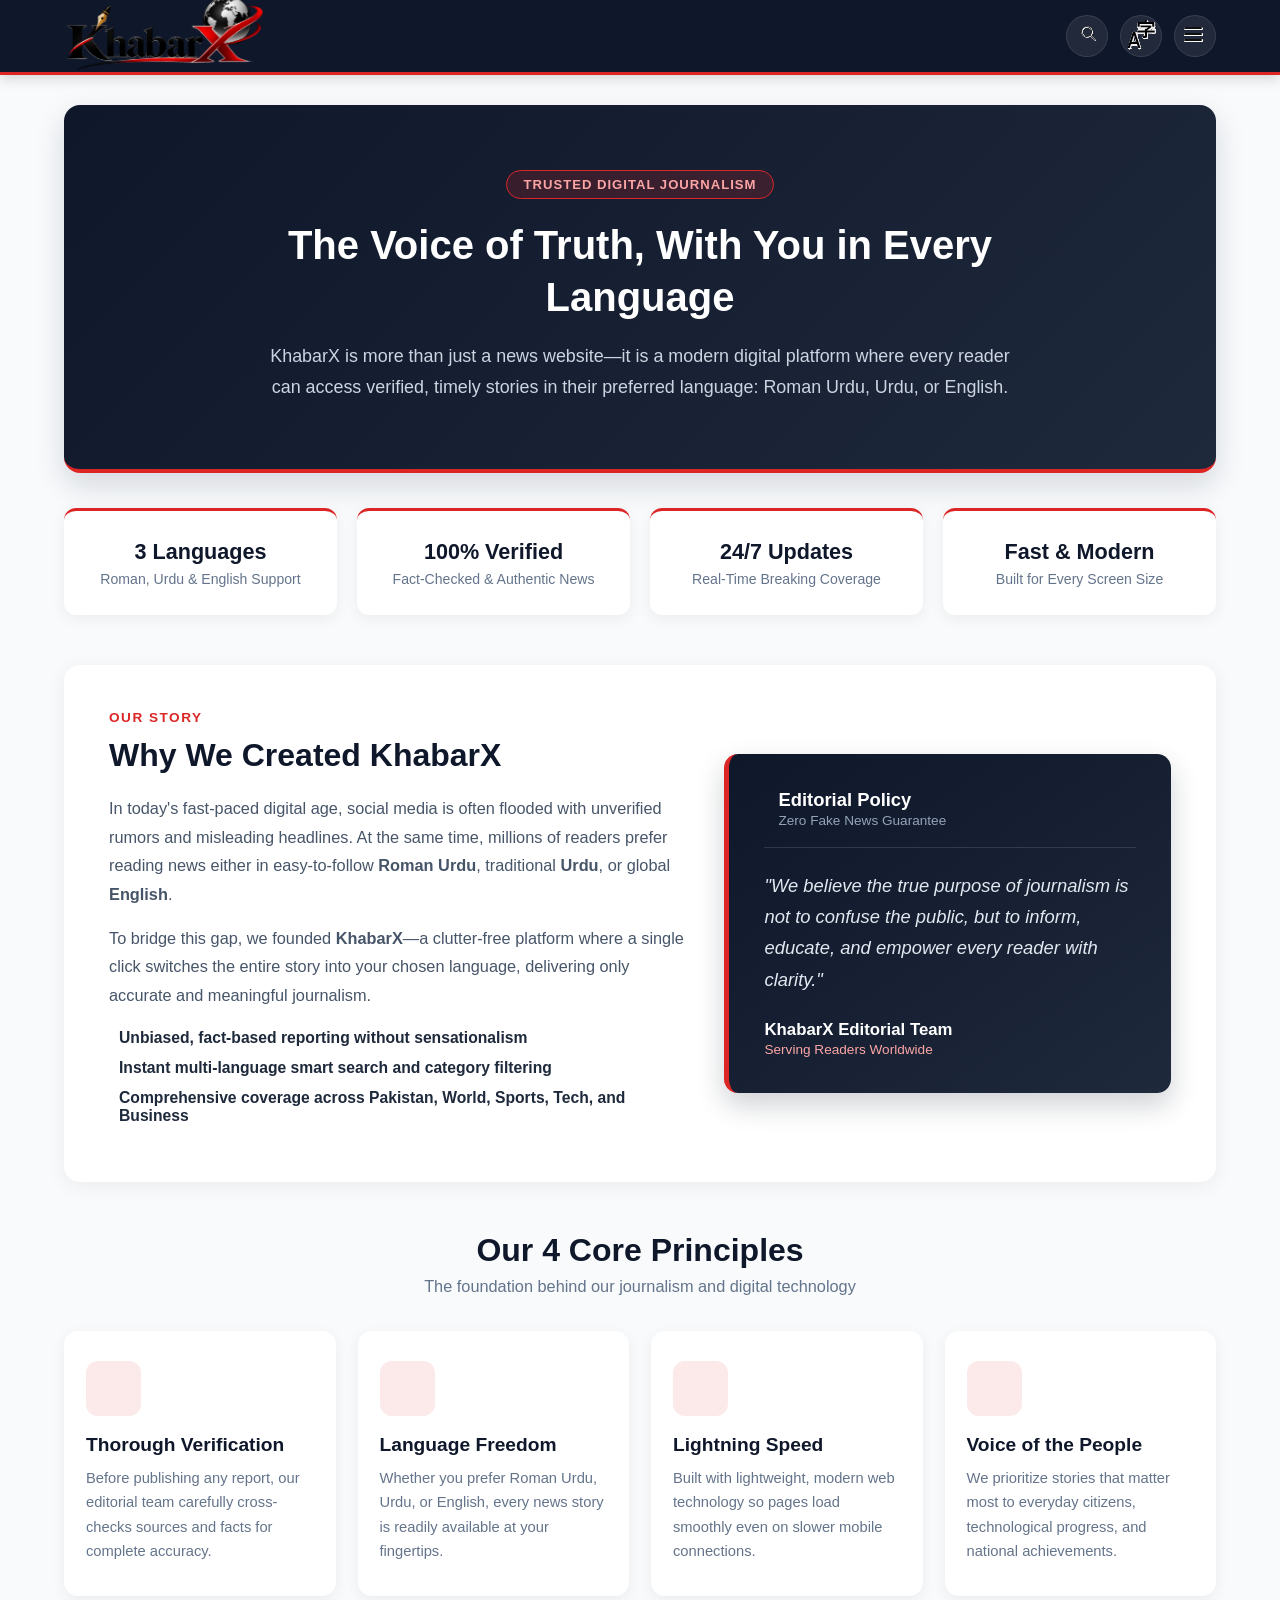
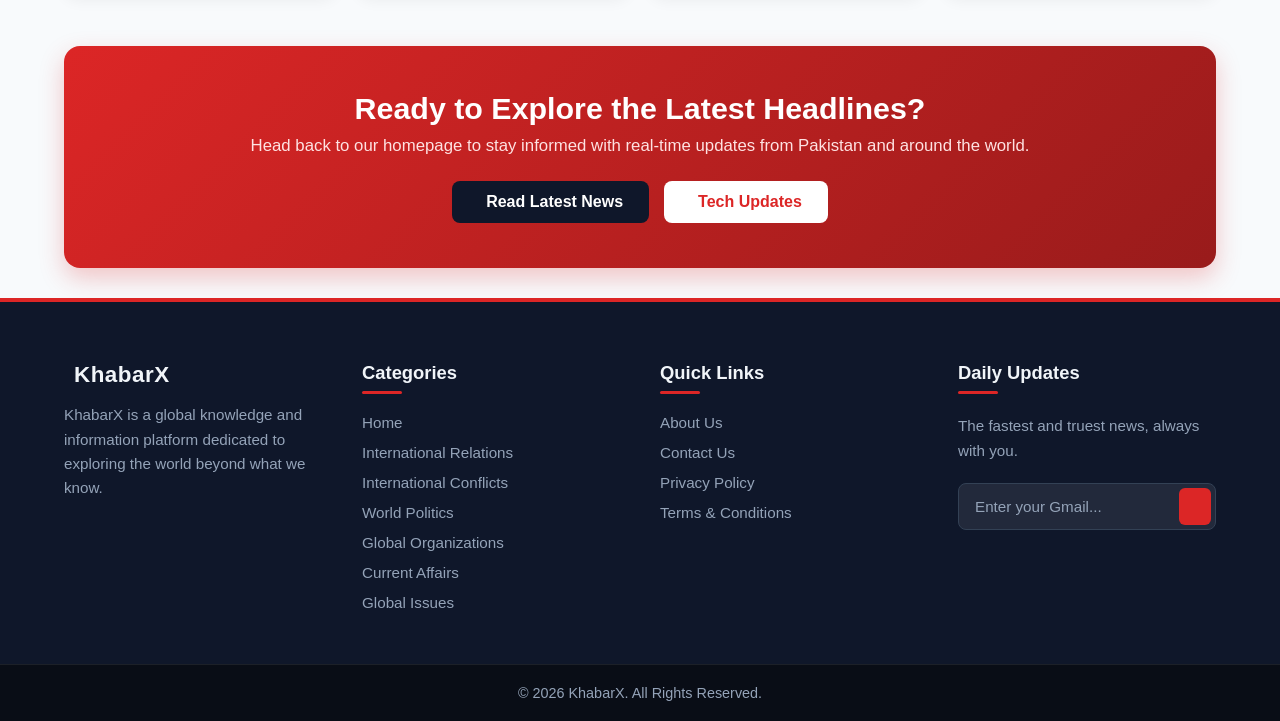
<file: about.html>
<!DOCTYPE html>
<html lang="en">
<head>

    
    <meta charset="UTF-8">
    <!-- Har device (Mobile, Tablet, PC) par sahi dikhne ke liye -->
    <meta name="viewport" content="width=device-width, initial-scale=1.0">
    <title>KHABARX</title>

    
    <!-- Agle step mein hum is CSS file ko banayenge -->
    <link rel="stylesheet" href="style.css">
 <script async src="https://www.googletagmanager.com/gtm.js?id=GTM-5VS5SVRN"></script>
 <script>
    window.dataLayer = window.dataLayer || [];
    function gtag(){dataLayer.push(arguments);}
    gtag('js', new Date());
  </script>
</head>
<body>

    <!-- ================= HEADER SECTION ================= -->
    <header class="main-header">
        <!-- Left Side: Logo aur Website ka Naam -->
       <div class="header-left">
            <a href="index.html" class="brand">
                <i class="fa-solid fa-newspaper logo-icon"><img src="pic/logo.png" alt=""></i>
                <span class="site-name"></span>
            </a>
        </div>
        <!-- Right Side: Search, Language Changer, aur Menu Button -->
        <div class="header-right">
            <!-- Search Icon -->
            <button class="icon-btn" id="search-btn" aria-label="Search">
                <i class="fa-solid fa-magnifying-glass"><img src="pic/search.PNG"></i>
            </button>

            <!-- Language Changer Icon -->
            <button class="icon-btn" id="lang-btn" aria-label="Change Language">
                <i class="fa-solid fa-globe"><img src="pic/language.PNG"></i>
            </button>

            <!-- Menu Button Icon -->
            <button class="icon-btn" id="menu-btn" aria-label="Open Menu">
                <i class="fa-solid fa-bars"><img src="pic/menu.PNG"></i>
            </button>
        </div>
            <!-- ================= HIDDEN PANELS (Click karne par khulenge) ================= -->
    
    <!-- 1. Search Bar Panel -->
      <!-- 1. Search Bar Panel (Search + Close Buttons ke saath) -->
    <div id="search-panel" class="hidden-panel search-box-container">
        <div class="search-inner">
            <input type="text" id="search-input" placeholder="Search anything. Discover everything...">
            <!-- Button 1: Search karne ke liye -->
            <button id="submit-search" class="search-action-btn" aria-label="Search">
                <i class="fa-solid fa-magnifying-glass"><img src="pic/search.PNG"></i>
            </button>
            <!-- Button 2: Band karne ke liye -->
            <button id="close-search" class="close-btn" aria-label="Close">
                <i class="fa-solid fa-xmark"><img src="pic/close.PNG"></i>
            </button>
        </div>
    </div>

    <!-- 2. Language Dropdown Menu (3 Zabanein) -->
    <div id="lang-panel" class="hidden-panel lang-dropdown">
        <button class="lang-option active" data-lang="roman">English</button>
        <button class="lang-option" data-lang="urdu">اردو (Urdu)</button>
        <button class="lang-option" data-lang="english">Roman Urdu</button>
    </div>

    <!-- 3. Side Navigation Menu Drawer -->
    <div id="menu-panel" class="hidden-panel side-menu">
        <div class="menu-header">
            <h2>KhabarX</h2>
            <button id="close-menu" class="close-btn"><i class="fa-solid fa-xmark"><img src="pic/close.PNG"></i></button>
        </div>
        <ul class="menu-links">
            <!-- Side Menu aur Footer ke Links ko aise update karein -->
         <li><h4  class="catmenu">World Affairs</h4>
            <a href="category.html?cat=International-Relations">International Relations</a>
            <a href="category.html?cat=International-Conflicts">International Conflicts</a>
            <a href="category.html?cat=World-Politics">World Politics</a>   
            <a href="category.html?cat=Global-Organizations">Global Organizations</a>
            <a href="category.html?cat=Current-Affairs">Current Affairs</a>
            <a href="category.html?cat=Global-Issues">Global Issues</a>   
            <hr>
         </li>
         <li><h4  class="catmenu">Business</h4>
            <a href="category.html?cat=World-Economy">World Economy</a>
            <a href="category.html?cat=Banking&Finance">Banking & Finance</a>
            <a href="category.html?cat=Companies&Brands">Companies & Brands</a>   
            <a href="category.html?cat=Inrerpreneurship">Interpreneurship</a>
            <a href="category.html?cat=Industries">Industries</a>
            <a href="category.html?cat=Cryptocurrency">Cryptocurrency</a>   
            <hr>
         </li>
          <li><h4  class="catmenu">Technology</h4>
            <a href="category.html?cat=AI">AI</a>
            <a href="category.html?cat=Programming">Programming</a>
            <a href="category.html?cat=Cybersecurity">Cybersecurity</a>   
            <a href="category.html?cat=Robotics">Robotics</a>
            <a href="category.html?cat=Software&Applications">Software & Applications</a>
            <a href="category.html?cat=Computer-Science">Computer Science</a>   
            <hr>
         </li>
         
         <li><h4 class="catmenu">Support & helps </h4>
            <a href="about.html">About Us</a></li>
            <a href="contuct.html">Contact Us</a></li>
            <a href="terms&conditions.html">Term & Conditions</a></li>
            <a href="privacy-policy.html">Privacy Policy</a></li>
            <a href="help.html">Helps</a></li>
        </ul>
        
    </div>

    </header>



      <!-- ================= ABOUT US MAIN CONTENT (ENGLISH) ================= -->
    <main id="news-container" class="about-main-wrapper">

        <!-- 1. Hero Banner -->
        <section class="about-hero">
            <span class="about-pill"><i class="fa-solid fa-shield-halved"></i> TRUSTED DIGITAL JOURNALISM</span>
            <h1>The Voice of Truth, With You in Every Language</h1>
            <p>KhabarX is more than just a news website—it is a modern digital platform where every reader can access verified, timely stories in their preferred language: Roman Urdu, Urdu, or English.</p>
        </section>

        <!-- 2. Key Highlights / Stats Bar -->
        <section class="about-stats-grid">
            <div class="stat-box">
                <i class="fa-solid fa-language"></i>
                <h3>3 Languages</h3>
                <p>Roman, Urdu & English Support</p>
            </div>
            <div class="stat-box">
                <i class="fa-solid fa-circle-check"></i>
                <h3>100% Verified</h3>
                <p>Fact-Checked & Authentic News</p>
            </div>
            <div class="stat-box">
                <i class="fa-solid fa-bolt"></i>
                <h3>24/7 Updates</h3>
                <p>Real-Time Breaking Coverage</p>
            </div>
            <div class="stat-box">
                <i class="fa-solid fa-mobile-screen-button"></i>
                <h3>Fast & Modern</h3>
                <p>Built for Every Screen Size</p>
            </div>
        </section>

        <!-- 3. Our Story & Vision (2-Column Professional Layout) -->
        <section class="about-story-section">
            <div class="story-text">
                <span class="sub-label">OUR STORY</span>
                <h2>Why We Created KhabarX</h2>
                <p>In today's fast-paced digital age, social media is often flooded with unverified rumors and misleading headlines. At the same time, millions of readers prefer reading news either in easy-to-follow <strong>Roman Urdu</strong>, traditional <strong>Urdu</strong>, or global <strong>English</strong>.</p>
                <p>To bridge this gap, we founded <strong>KhabarX</strong>—a clutter-free platform where a single click switches the entire story into your chosen language, delivering only accurate and meaningful journalism.</p>
                
                <ul class="story-checklist">
                    <li><i class="fa-solid fa-check-circle"></i> Unbiased, fact-based reporting without sensationalism</li>
                    <li><i class="fa-solid fa-check-circle"></i> Instant multi-language smart search and category filtering</li>
                    <li><i class="fa-solid fa-check-circle"></i> Comprehensive coverage across Pakistan, World, Sports, Tech, and Business</li>
                </ul>
            </div>

            <div class="story-visual-card">
                <div class="editorial-badge">
                    <i class="fa-solid fa-award"></i>
                    <div>
                        <h4>Editorial Policy</h4>
                        <span>Zero Fake News Guarantee</span>
                    </div>
                </div>
                <p class="quote-text">"We believe the true purpose of journalism is not to confuse the public, but to inform, educate, and empower every reader with clarity."</p>
                <div class="founder-sign">
                    <strong>KhabarX Editorial Team</strong>
                    <span>Serving Readers Worldwide</span>
                </div>
            </div>
        </section>

        <!-- 4. Our 4 Core Pillars -->
        <section class="about-pillars-section">
            <div class="pillars-header">
                <h2>Our 4 Core Principles</h2>
                <p>The foundation behind our journalism and digital technology</p>
            </div>

            <div class="pillars-grid">
                <div class="pillar-card">
                    <div class="pillar-icon"><i class="fa-solid fa-magnifying-glass-chart"></i></div>
                    <h3>Thorough Verification</h3>
                    <p>Before publishing any report, our editorial team carefully cross-checks sources and facts for complete accuracy.</p>
                </div>

                <div class="pillar-card">
                    <div class="pillar-icon"><i class="fa-solid fa-globe"></i></div>
                    <h3>Language Freedom</h3>
                    <p>Whether you prefer Roman Urdu, Urdu, or English, every news story is readily available at your fingertips.</p>
                </div>

                <div class="pillar-card">
                    <div class="pillar-icon"><i class="fa-solid fa-gauge-high"></i></div>
                    <h3>Lightning Speed</h3>
                    <p>Built with lightweight, modern web technology so pages load smoothly even on slower mobile connections.</p>
                </div>

                <div class="pillar-card">
                    <div class="pillar-icon"><i class="fa-solid fa-users"></i></div>
                    <h3>Voice of the People</h3>
                    <p>We prioritize stories that matter most to everyday citizens, technological progress, and national achievements.</p>
                </div>
            </div>
        </section>

        <!-- 5. Call To Action (CTA Banner) -->
        <section class="about-cta-banner">
            <h2>Ready to Explore the Latest Headlines?</h2>
            <p>Head back to our homepage to stay informed with real-time updates from Pakistan and around the world.</p>
            <div class="cta-buttons">
                <a href="index.html" class="cta-btn-primary"><i class="fa-solid fa-newspaper"></i> Read Latest News</a>
                <a href="category.html?cat=Technology" class="cta-btn-secondary"><i class="fa-solid fa-microchip"></i> Tech Updates</a>
            </div>
        </section>

    </main>










    



     <!-- ================= EXPERT LEVEL FOOTER SECTION ================= -->
    <footer class="expert-footer">
        <div class="footer-grid">
            
            <!-- Column 1: Website Info aur Social Icons -->
            <div class="footer-col">
                <div class="footer-brand">
                    <i class="fa-solid fa-newspaper"></i>
                    <h3>KhabarX</h3>
                </div>
                <p>KhabarX is a global knowledge and information platform dedicated to exploring the world beyond what we know.</p>
                <!-- <div class="social-links">
                    <a href="#" aria-label="Facebook"><i class="fa-brands fa-facebook-f"></i></a>
                    <a href="#" aria-label="Twitter"><i class="fa-brands fa-x-twitter"></i></a>
                    <a href="#" aria-label="Instagram"><i class="fa-brands fa-instagram"></i></a>
                    <a href="#" aria-label="YouTube"><i class="fa-brands fa-youtube"></i></a>
                </div> -->
            </div>

            <!-- Column 2: News Categories -->
            <div class="footer-col">
                <h4>Categories</h4>
                <ul>
                   <!-- Side Menu aur Footer ke Links ko aise update karein -->
                 <li><a href="index.html">Home</a></li>
                 <li><a href="category.html?cat=International-Relations">International Relations</a> </li>
                 <li><a href="category.html?cat=International-Conflicts">International Conflicts</a></li>
                 <li><a href="category.html?cat=World-Politics">World Politics</a></li>
                 <li><a href="category.html?cat=Global-Organizations">Global Organizations</a></li>
                 <li><a href="category.html?cat=Current-Affairs">Current Affairs</a></li>
                <li><a href="category.html?cat=Global-Issues">Global Issues</a></li>

                </ul>
            </div>

            <!-- Column 3: Zaroori Links -->
            <div class="footer-col">
                <h4>Quick Links</h4>
                <ul>
                    <li><a href="about.html">About Us</a></li>
                    <li><a href="contuct.html">Contact Us</a></li>
                    <li><a href="privacy-policy.html">Privacy Policy</a></li>
                    <li><a href="terms&conditions.html">Terms & Conditions</a></li>
                </ul>
            </div>

            <!-- Column 4: Newsletter Subscription -->
            <div class="footer-col">
                <h4>Daily Updates</h4>
                <p data-translate="footerTagline">.</p>
                <form class="newsletter-form">
                    <input type="email" placeholder="Enter your Gmail..." required>
                    <button type="submit" aria-label="Subscribe">
                        <i class="fa-solid fa-paper-plane"></i>
                    </button>
                </form>
            </div>

        </div>

        <!-- Footer Bottom: Copyright -->
        <div class="footer-bottom">
            <p>&copy; 2026 KhabarX. All Rights Reserved.</p>
        </div>
    </footer>
    <script src="newsData.js"></script>    
    <script src="script.js"></script>
    <script src="translations.js"></script>
        


</body>
</html>
</file>
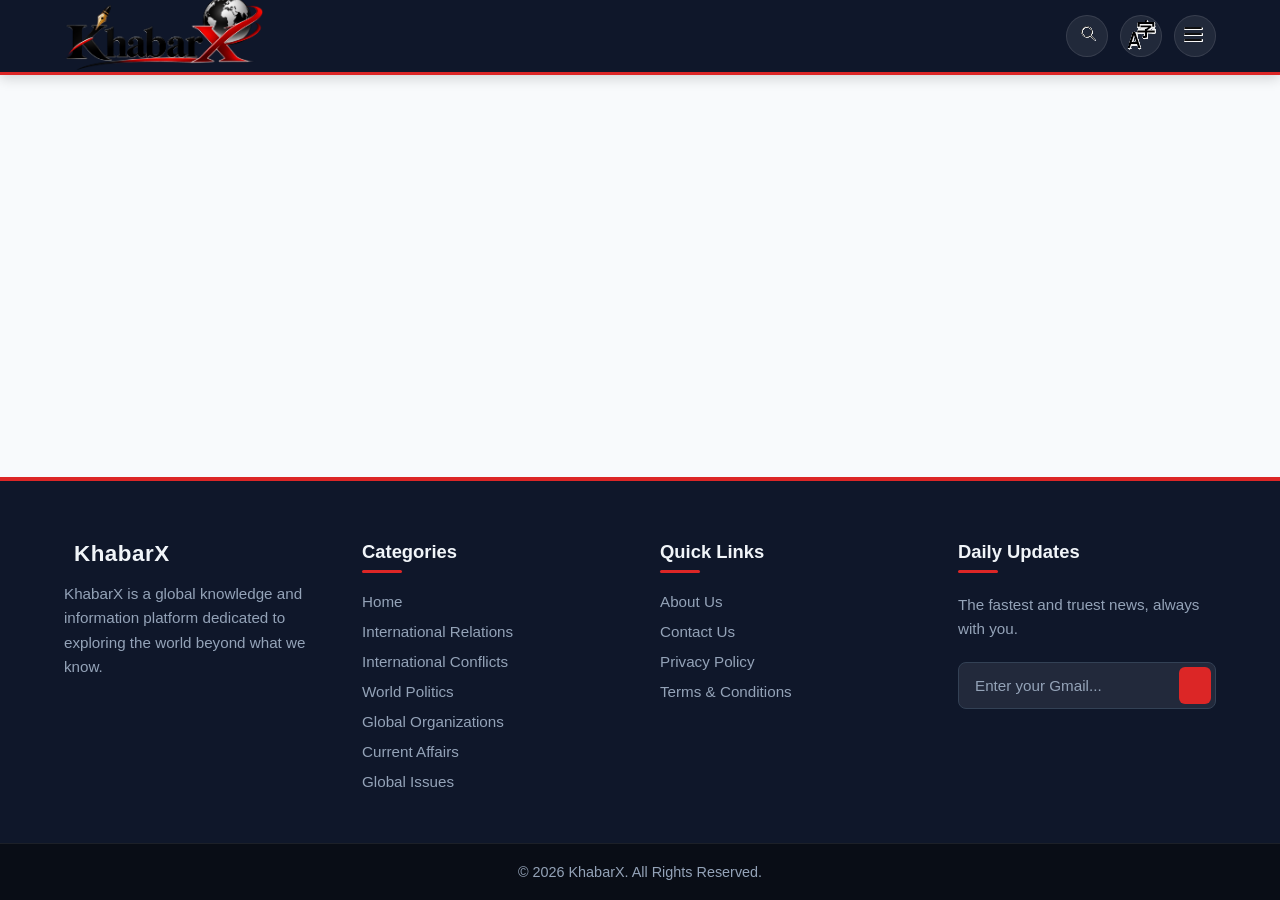
<file: category.html>
<!DOCTYPE html>
<html lang="en">
<head>
    
    <meta charset="UTF-8">

    <!-- Har device (Mobile, Tablet, PC) par sahi dikhne ke liye -->
    <meta name="viewport" content="width=device-width, initial-scale=1.0">
    <title>KHABARX</title>

    
    <!-- Agle step mein hum is CSS file ko banayenge -->
    <link rel="stylesheet" href="style.css">
 <script async src="https://www.googletagmanager.com/gtm.js?id=GTM-5VS5SVRN"></script>
 <script>
    window.dataLayer = window.dataLayer || [];
    function gtag(){dataLayer.push(arguments);}
    gtag('js', new Date());
  </script>
</head>
<body>

    <!-- ================= HEADER SECTION ================= -->
    <header class="main-header">
        <!-- Left Side: Logo aur Website ka Naam -->
       <div class="header-left">
            <a href="index.html" class="brand">
                <i class="fa-solid fa-newspaper logo-icon"><img src="pic/logo.png" alt=""></i>
                <span class="site-name"></span>
            </a>
        </div>
        <!-- Right Side: Search, Language Changer, aur Menu Button -->
        <div class="header-right">
            <!-- Search Icon -->
            <button class="icon-btn" id="search-btn" aria-label="Search">
                <i class="fa-solid fa-magnifying-glass"><img src="pic/search.PNG"></i>
            </button>

            <!-- Language Changer Icon -->
            <button class="icon-btn" id="lang-btn" aria-label="Change Language">
                <i class="fa-solid fa-globe"><img src="pic/language.PNG"></i>
            </button>

            <!-- Menu Button Icon -->
            <button class="icon-btn" id="menu-btn" aria-label="Open Menu">
                <i class="fa-solid fa-bars"><img src="pic/menu.PNG"></i>
            </button>
        </div>
            <!-- ================= HIDDEN PANELS (Click karne par khulenge) ================= -->
    
    <!-- 1. Search Bar Panel -->
      <!-- 1. Search Bar Panel (Search + Close Buttons ke saath) -->
    <div id="search-panel" class="hidden-panel search-box-container">
        <div class="search-inner">
            <input type="text" id="search-input" placeholder="Search anything. Discover everything...">
            <!-- Button 1: Search karne ke liye -->
            <button id="submit-search" class="search-action-btn" aria-label="Search">
                <i class="fa-solid fa-magnifying-glass"><img src="pic/search.PNG"></i>
            </button>
            <!-- Button 2: Band karne ke liye -->
            <button id="close-search" class="close-btn" aria-label="Close">
                <i class="fa-solid fa-xmark"><img src="pic/close.PNG"></i>
            </button>
        </div>
    </div>

    <!-- 2. Language Dropdown Menu (3 Zabanein) -->
    <div id="lang-panel" class="hidden-panel lang-dropdown">
        <button class="lang-option active" data-lang="roman">English</button>
        <button class="lang-option" data-lang="urdu">اردو (Urdu)</button>
        <button class="lang-option" data-lang="english">Roman Urdu</button>
    </div>

    <!-- 3. Side Navigation Menu Drawer -->
    <div id="menu-panel" class="hidden-panel side-menu">
        <div class="menu-header">
            <h2>KhabarX</h2>
            <button id="close-menu" class="close-btn"><i class="fa-solid fa-xmark"><img src="pic/close.PNG"></i></button>
        </div>
        <ul class="menu-links">
            <!-- Side Menu aur Footer ke Links ko aise update karein -->
         <li><h4  class="catmenu">World Affairs</h4>
            <a href="category.html?cat=International-Relations">International Relations</a>
            <a href="category.html?cat=International-Conflicts">International Conflicts</a>
            <a href="category.html?cat=World-Politics">World Politics</a>   
            <a href="category.html?cat=Global-Organizations">Global Organizations</a>
            <a href="category.html?cat=Current-Affairs">Current Affairs</a>
            <a href="category.html?cat=Global-Issues">Global Issues</a>   
            <hr>
         </li>
         <li><h4  class="catmenu">Business</h4>
            <a href="category.html?cat=World-Economy">World Economy</a>
            <a href="category.html?cat=Banking&Finance">Banking & Finance</a>
            <a href="category.html?cat=Companies&Brands">Companies & Brands</a>   
            <a href="category.html?cat=Inrerpreneurship">Interpreneurship</a>
            <a href="category.html?cat=Industries">Industries</a>
            <a href="category.html?cat=Cryptocurrency">Cryptocurrency</a>   
            <hr>
         </li>
          <li><h4  class="catmenu">Technology</h4>
            <a href="category.html?cat=AI">AI</a>
            <a href="category.html?cat=Programming">Programming</a>
            <a href="category.html?cat=Cybersecurity">Cybersecurity</a>   
            <a href="category.html?cat=Robotics">Robotics</a>
            <a href="category.html?cat=Software&Applications">Software & Applications</a>
            <a href="category.html?cat=Computer-Science">Computer Science</a>   
            <hr>
         </li>
         
         <li><h4 class="catmenu">Support & helps </h4>
            <a href="about.html">About Us</a></li>
            <a href="contuct.html">Contact Us</a></li>
            <a href="terms&conditions.html">Term & Conditions</a></li>
            <a href="privacy-policy.html">Privacy Policy</a></li>
            <a href="help.html">Helps</a></li>
        </ul>
        
    </div>

    </header>
    <!-- ================= CATEGORY MAIN CONTENT ================= -->
    <main id="news-container">
        <!-- JavaScript khud yahan Category ka naam aur Latest 10 News lagayegi -->
    </main>

    <!-- ================= EXPERT LEVEL FOOTER SECTION ================= -->
    <footer class="expert-footer">
        <div class="footer-grid">
            
            <!-- Column 1: Website Info aur Social Icons -->
            <div class="footer-col">
                <div class="footer-brand">
                    <i class="fa-solid fa-newspaper"></i>
                    <h3>KhabarX</h3>
                </div>
                <p>KhabarX is a global knowledge and information platform dedicated to exploring the world beyond what we know.</p>
                <!-- <div class="social-links">
                    <a href="#" aria-label="Facebook"><i class="fa-brands fa-facebook-f"></i></a>
                    <a href="#" aria-label="Twitter"><i class="fa-brands fa-x-twitter"></i></a>
                    <a href="#" aria-label="Instagram"><i class="fa-brands fa-instagram"></i></a>
                    <a href="#" aria-label="YouTube"><i class="fa-brands fa-youtube"></i></a>
                </div> --> 
            </div>

            <!-- Column 2: News Categories -->
            <div class="footer-col">
                <h4>Categories</h4>
                <ul>
                   <!-- Side Menu aur Footer ke Links ko aise update karein -->
                 <li><a href="index.html">Home</a></li>
                 <li><a href="category.html?cat=International-Relations">International Relations</a> </li>
                 <li><a href="category.html?cat=International-Conflicts">International Conflicts</a></li>
                 <li><a href="category.html?cat=World-Politics">World Politics</a></li>
                 <li><a href="category.html?cat=Global-Organizations">Global Organizations</a></li>
                 <li><a href="category.html?cat=Current-Affairs">Current Affairs</a></li>
                <li><a href="category.html?cat=Global-Issues">Global Issues</a></li>

                </ul>
            </div>

            <!-- Column 3: Zaroori Links -->
            <div class="footer-col">
                <h4>Quick Links</h4>
                <ul>
                    <li><a href="about.html">About Us</a></li>
                    <li><a href="contuct.html">Contact Us</a></li>
                    <li><a href="privacy-policy.html">Privacy Policy</a></li>
                    <li><a href="terms&conditions.html">Terms & Conditions</a></li>
                </ul>
            </div>

            <!-- Column 4: Newsletter Subscription -->
            <div class="footer-col">
                <h4>Daily Updates</h4>
                <p data-translate="footerTagline">.</p>
                <form class="newsletter-form">
                    <input type="email" placeholder="Enter your Gmail..." required>
                    <button type="submit" aria-label="Subscribe">
                        <i class="fa-solid fa-paper-plane"></i>
                    </button>
                </form>
            </div>

        </div>

        <!-- Footer Bottom: Copyright -->
        <div class="footer-bottom">
            <p>&copy; 2026 KhabarX. All Rights Reserved.</p>
        </div>
    </footer>
    <script src="newsData.js"></script>    
    <script src="script.js"></script>
    <script src="translations.js"></script>
        


</body>
</html>
</file>
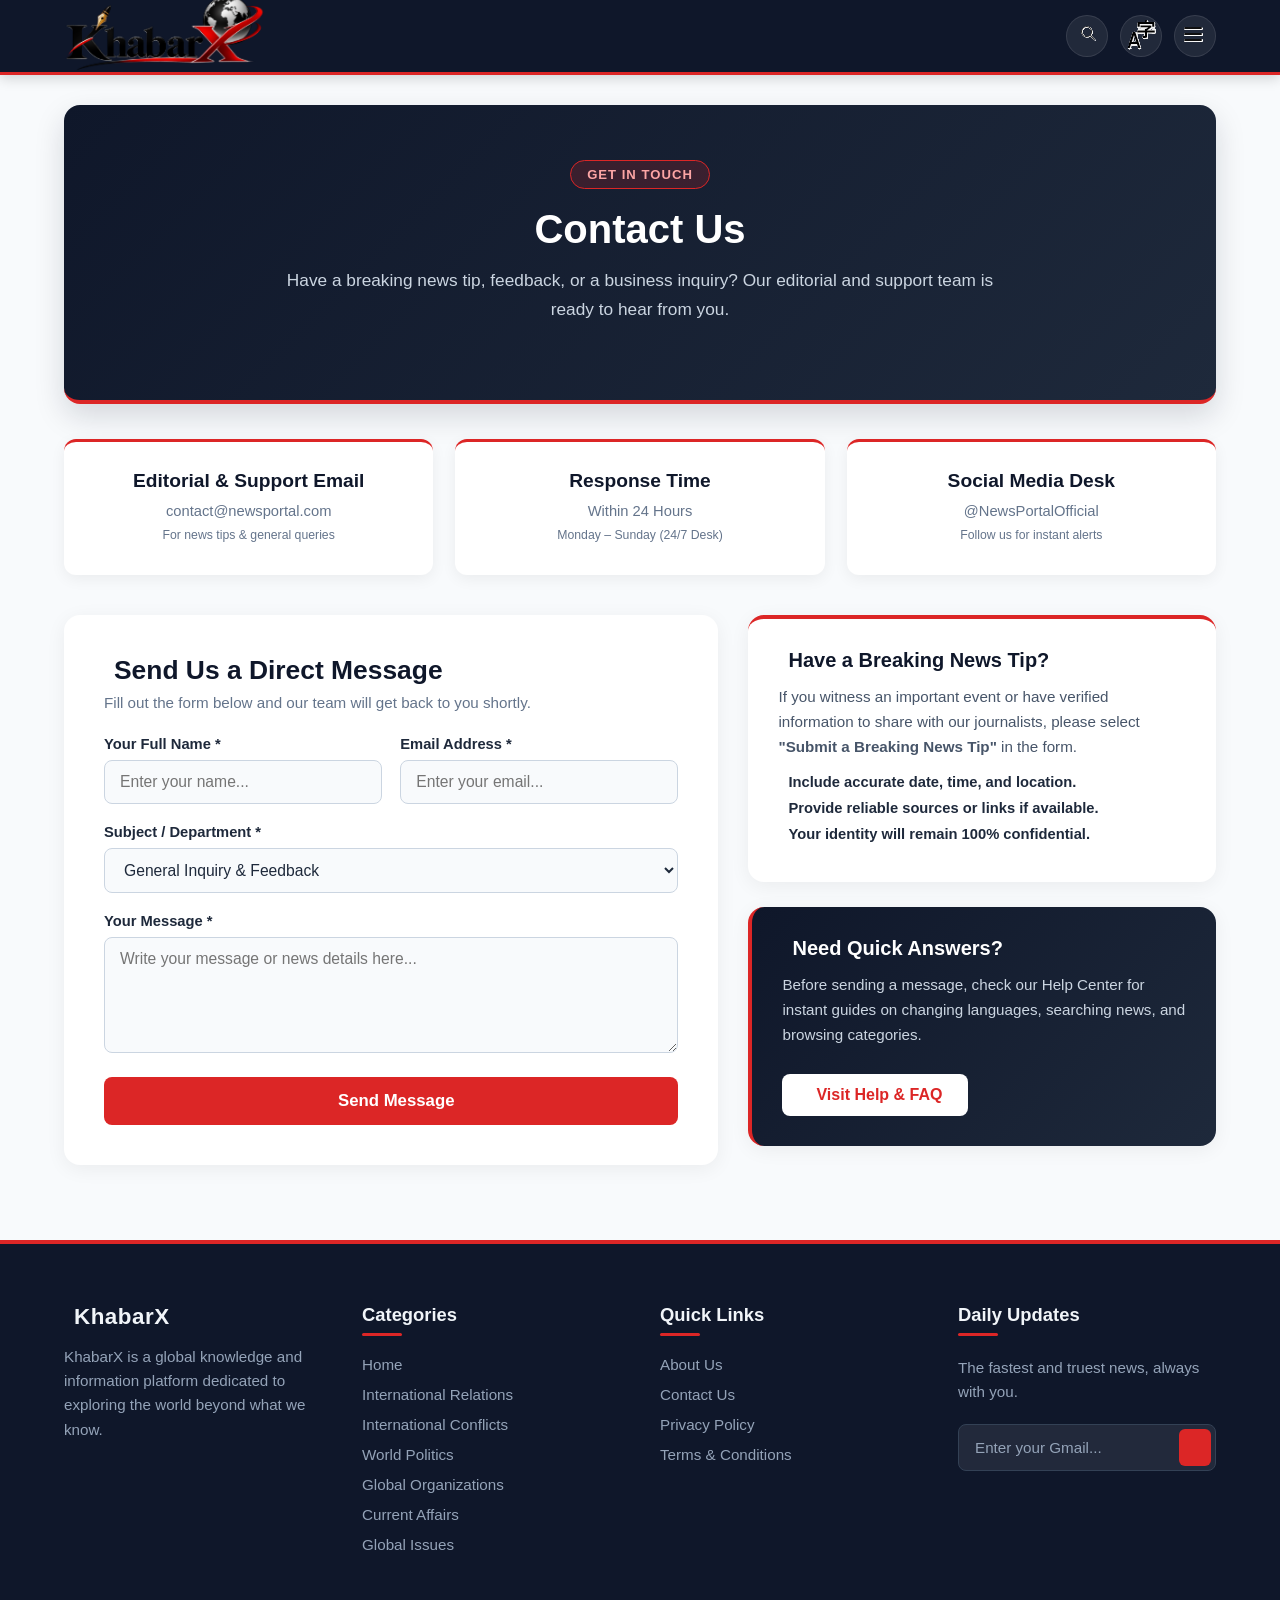
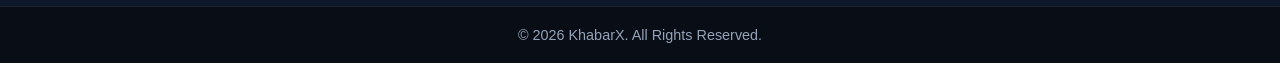
<file: contuct.html>
<!DOCTYPE html>
<html lang="en">
<head>
    
    <meta charset="UTF-8">

    <!-- Har device (Mobile, Tablet, PC) par sahi dikhne ke liye -->
    <meta name="viewport" content="width=device-width, initial-scale=1.0">
    <title>KHABARX</title>

    
    <!-- Agle step mein hum is CSS file ko banayenge -->
    <link rel="stylesheet" href="style.css">
 <script async src="https://www.googletagmanager.com/gtm.js?id=GTM-5VS5SVRN"></script>
 <script>
    window.dataLayer = window.dataLayer || [];
    function gtag(){dataLayer.push(arguments);}
    gtag('js', new Date());
  </script>
</head>
<body>

    <!-- ================= HEADER SECTION ================= -->
    <header class="main-header">
        <!-- Left Side: Logo aur Website ka Naam -->
       <div class="header-left">
            <a href="index.html" class="brand">
                <i class="fa-solid fa-newspaper logo-icon"><img src="pic/logo.png" alt=""></i>
                <span class="site-name"></span>
            </a>
        </div>
        <!-- Right Side: Search, Language Changer, aur Menu Button -->
        <div class="header-right">
            <!-- Search Icon -->
            <button class="icon-btn" id="search-btn" aria-label="Search">
                <i class="fa-solid fa-magnifying-glass"><img src="pic/search.PNG"></i>
            </button>

            <!-- Language Changer Icon -->
            <button class="icon-btn" id="lang-btn" aria-label="Change Language">
                <i class="fa-solid fa-globe"><img src="pic/language.PNG"></i>
            </button>

            <!-- Menu Button Icon -->
            <button class="icon-btn" id="menu-btn" aria-label="Open Menu">
                <i class="fa-solid fa-bars"><img src="pic/menu.PNG"></i>
            </button>
        </div>
            <!-- ================= HIDDEN PANELS (Click karne par khulenge) ================= -->
    
    <!-- 1. Search Bar Panel -->
      <!-- 1. Search Bar Panel (Search + Close Buttons ke saath) -->
    <div id="search-panel" class="hidden-panel search-box-container">
        <div class="search-inner">
            <input type="text" id="search-input" placeholder="Search anything. Discover everything...">
            <!-- Button 1: Search karne ke liye -->
            <button id="submit-search" class="search-action-btn" aria-label="Search">
                <i class="fa-solid fa-magnifying-glass"><img src="pic/search.PNG"></i>
            </button>
            <!-- Button 2: Band karne ke liye -->
            <button id="close-search" class="close-btn" aria-label="Close">
                <i class="fa-solid fa-xmark"><img src="pic/close.PNG"></i>
            </button>
        </div>
    </div>

    <!-- 2. Language Dropdown Menu (3 Zabanein) -->
    <div id="lang-panel" class="hidden-panel lang-dropdown">
        <button class="lang-option active" data-lang="roman">English</button>
        <button class="lang-option" data-lang="urdu">اردو (Urdu)</button>
        <button class="lang-option" data-lang="english">Roman Urdu</button>
    </div>

    <!-- 3. Side Navigation Menu Drawer -->
    <div id="menu-panel" class="hidden-panel side-menu">
        <div class="menu-header">
            <h2>KhabarX</h2>
            <button id="close-menu" class="close-btn"><i class="fa-solid fa-xmark"><img src="pic/close.PNG"></i></button>
        </div>
        <ul class="menu-links">
            <!-- Side Menu aur Footer ke Links ko aise update karein -->
         <li><h4  class="catmenu">World Affairs</h4>
            <a href="category.html?cat=International-Relations">International Relations</a>
            <a href="category.html?cat=International-Conflicts">International Conflicts</a>
            <a href="category.html?cat=World-Politics">World Politics</a>   
            <a href="category.html?cat=Global-Organizations">Global Organizations</a>
            <a href="category.html?cat=Current-Affairs">Current Affairs</a>
            <a href="category.html?cat=Global-Issues">Global Issues</a>   
            <hr>
         </li>
         <li><h4  class="catmenu">Business</h4>
            <a href="category.html?cat=World-Economy">World Economy</a>
            <a href="category.html?cat=Banking&Finance">Banking & Finance</a>
            <a href="category.html?cat=Companies&Brands">Companies & Brands</a>   
            <a href="category.html?cat=Inrerpreneurship">Interpreneurship</a>
            <a href="category.html?cat=Industries">Industries</a>
            <a href="category.html?cat=Cryptocurrency">Cryptocurrency</a>   
            <hr>
         </li>
          <li><h4  class="catmenu">Technology</h4>
            <a href="category.html?cat=AI">AI</a>
            <a href="category.html?cat=Programming">Programming</a>
            <a href="category.html?cat=Cybersecurity">Cybersecurity</a>   
            <a href="category.html?cat=Robotics">Robotics</a>
            <a href="category.html?cat=Software&Applications">Software & Applications</a>
            <a href="category.html?cat=Computer-Science">Computer Science</a>   
            <hr>
         </li>
         
         <li><h4 class="catmenu">Support & helps </h4>
            <a href="about.html">About Us</a></li>
            <a href="contuct.html">Contact Us</a></li>
            <a href="terms&conditions.html">Term & Conditions</a></li>
            <a href="privacy-policy.html">Privacy Policy</a></li>
            <a href="help.html">Helps</a></li>
        </ul>
        
    </div>

    </header>







    <!-- ================= CONTACT US MAIN CONTENT ================= -->
    <main id="news-container" class="policy-main-wrapper">

        <!-- 1. Contact Hero Banner -->
        <section class="policy-hero">
            <span class="policy-pill"><i class="fa-solid fa-headset"></i> GET IN TOUCH</span>
            <h1>Contact Us</h1>
            <p>Have a breaking news tip, feedback, or a business inquiry? Our editorial and support team is ready to hear from you.</p>
        </section>

        <!-- 2. Quick Contact Info Cards (3 Cards) -->
        <section class="policy-highlights">
            <div class="highlight-card">
                <i class="fa-solid fa-envelope-open-text"></i>
                <h3>Editorial & Support Email</h3>
                <p>contact@newsportal.com<br><small>For news tips & general queries</small></p>
            </div>
            <div class="highlight-card">
                <i class="fa-solid fa-clock"></i>
                <h3>Response Time</h3>
                <p>Within 24 Hours<br><small>Monday – Sunday (24/7 Desk)</small></p>
            </div>
            <div class="highlight-card">
                <i class="fa-solid fa-share-nodes"></i>
                <h3>Social Media Desk</h3>
                <p>@NewsPortalOfficial<br><small>Follow us for instant alerts</small></p>
            </div>
        </section>

        <!-- 3. Interactive Contact Form & Editorial Guidelines -->
        <section class="contact-main-grid">

            <!-- Left Side: Contact Form -->
            <div class="contact-form-card">
                <h2><i class="fa-solid fa-paper-plane"></i> Send Us a Direct Message</h2>
                <p class="form-subtext">Fill out the form below and our team will get back to you shortly.</p>

                <form id="contact-page-form" class="pro-contact-form">
                    <div class="form-row">
                        <div class="form-group">
                            <label for="contact-name">Your Full Name *</label>
                            <input type="text" id="contact-name" placeholder="Enter your name..." required>
                        </div>

                        <div class="form-group">
                            <label for="contact-email">Email Address *</label>
                            <input type="email" id="contact-email" placeholder="Enter your email..." required>
                        </div>
                    </div>

                    <div class="form-group">
                        <label for="contact-subject">Subject / Department *</label>
                        <select id="contact-subject" required>
                            <option value="General Inquiry">General Inquiry & Feedback</option>
                            <option value="Breaking News Tip">Submit a Breaking News Tip</option>
                            <option value="Correction Request">Report a Typo or Correction</option>
                            <option value="Advertising">Advertising & Partnership</option>
                        </select>
                    </div>

                    <div class="form-group">
                        <label for="contact-message">Your Message *</label>
                        <textarea id="contact-message" rows="5" placeholder="Write your message or news details here..." required></textarea>
                    </div>

                    <button type="submit" class="contact-submit-btn">
                        <i class="fa-solid fa-paper-plane"></i> Send Message
                    </button>
                </form>

                <!-- Success Message Box (Form submit hone ke baad dikhega) -->
                <div id="contact-success-box" class="contact-success-alert" style="display: none;">
                    <i class="fa-solid fa-circle-check"></i>
                    <h3>Message Sent Successfully!</h3>
                    <p id="contact-success-text">Thank you for contacting KhabarX. We have received your message.</p>
                    <button type="button" id="send-another-btn" class="reset-btn">Send Another Message</button>
                </div>
            </div>

            <!-- Right Side: News Tip & Community Guidelines -->
            <div class="contact-side-info">
                <div class="side-info-box">
                    <h3><i class="fa-solid fa-bullhorn"></i> Have a Breaking News Tip?</h3>
                    <p>If you witness an important event or have verified information to share with our journalists, please select <strong>"Submit a Breaking News Tip"</strong> in the form.</p>
                    <ul class="tip-rules">
                        <li><i class="fa-solid fa-check"></i> Include accurate date, time, and location.</li>
                        <li><i class="fa-solid fa-check"></i> Provide reliable sources or links if available.</li>
                        <li><i class="fa-solid fa-check"></i> Your identity will remain 100% confidential.</li>
                    </ul>
                </div>

                <div class="side-info-box dark-accent-box">
                    <h3><i class="fa-solid fa-circle-question"></i> Need Quick Answers?</h3>
                    <p>Before sending a message, check our Help Center for instant guides on changing languages, searching news, and browsing categories.</p>
                    <a href="help.html" class="cta-btn-secondary" style="margin-top: 12px;">
                        <i class="fa-solid fa-book-open"></i> Visit Help & FAQ
                    </a>
                </div>
            </div>

        </section>

    </main>





    



     <!-- ================= EXPERT LEVEL FOOTER SECTION ================= -->
    <footer class="expert-footer">
        <div class="footer-grid">
            
            <!-- Column 1: Website Info aur Social Icons -->
            <div class="footer-col">
                <div class="footer-brand">
                    <i class="fa-solid fa-newspaper"></i>
                    <h3>KhabarX</h3>
                </div>
                <p>KhabarX is a global knowledge and information platform dedicated to exploring the world beyond what we know.</p>
                <!-- <div class="social-links">
                    <a href="#" aria-label="Facebook"><i class="fa-brands fa-facebook-f"></i></a>
                    <a href="#" aria-label="Twitter"><i class="fa-brands fa-x-twitter"></i></a>
                    <a href="#" aria-label="Instagram"><i class="fa-brands fa-instagram"></i></a>
                    <a href="#" aria-label="YouTube"><i class="fa-brands fa-youtube"></i></a>
                </div> -->
            </div>

            <!-- Column 2: News Categories -->
            <div class="footer-col">
                <h4>Categories</h4>
                <ul>
                   <!-- Side Menu aur Footer ke Links ko aise update karein -->
                 <li><a href="index.html">Home</a></li>
                 <li><a href="category.html?cat=International-Relations">International Relations</a> </li>
                 <li><a href="category.html?cat=International-Conflicts">International Conflicts</a></li>
                 <li><a href="category.html?cat=World-Politics">World Politics</a></li>
                 <li><a href="category.html?cat=Global-Organizations">Global Organizations</a></li>
                 <li><a href="category.html?cat=Current-Affairs">Current Affairs</a></li>
                <li><a href="category.html?cat=Global-Issues">Global Issues</a></li>

                </ul>
            </div>

            <!-- Column 3: Zaroori Links -->
            <div class="footer-col">
                <h4>Quick Links</h4>
                <ul>
                    <li><a href="about.html">About Us</a></li>
                    <li><a href="contuct.html">Contact Us</a></li>
                    <li><a href="privacy-policy.html">Privacy Policy</a></li>
                    <li><a href="terms&conditions.html">Terms & Conditions</a></li>
                </ul>
            </div>

            <!-- Column 4: Newsletter Subscription -->
            <div class="footer-col">
                <h4>Daily Updates</h4>
                <p data-translate="footerTagline">.</p>
                <form class="newsletter-form">
                    <input type="email" placeholder="Enter your Gmail..." required>
                    <button type="submit" aria-label="Subscribe">
                        <i class="fa-solid fa-paper-plane"></i>
                    </button>
                </form>
            </div>

        </div>

        <!-- Footer Bottom: Copyright -->
        <div class="footer-bottom">
            <p>&copy; 2026 KhabarX. All Rights Reserved.</p>
        </div>
    </footer>
    <script src="newsData.js"></script>    
    <script src="script.js"></script>
    <script src="translations.js"></script>
        


</body>
</html>
</file>
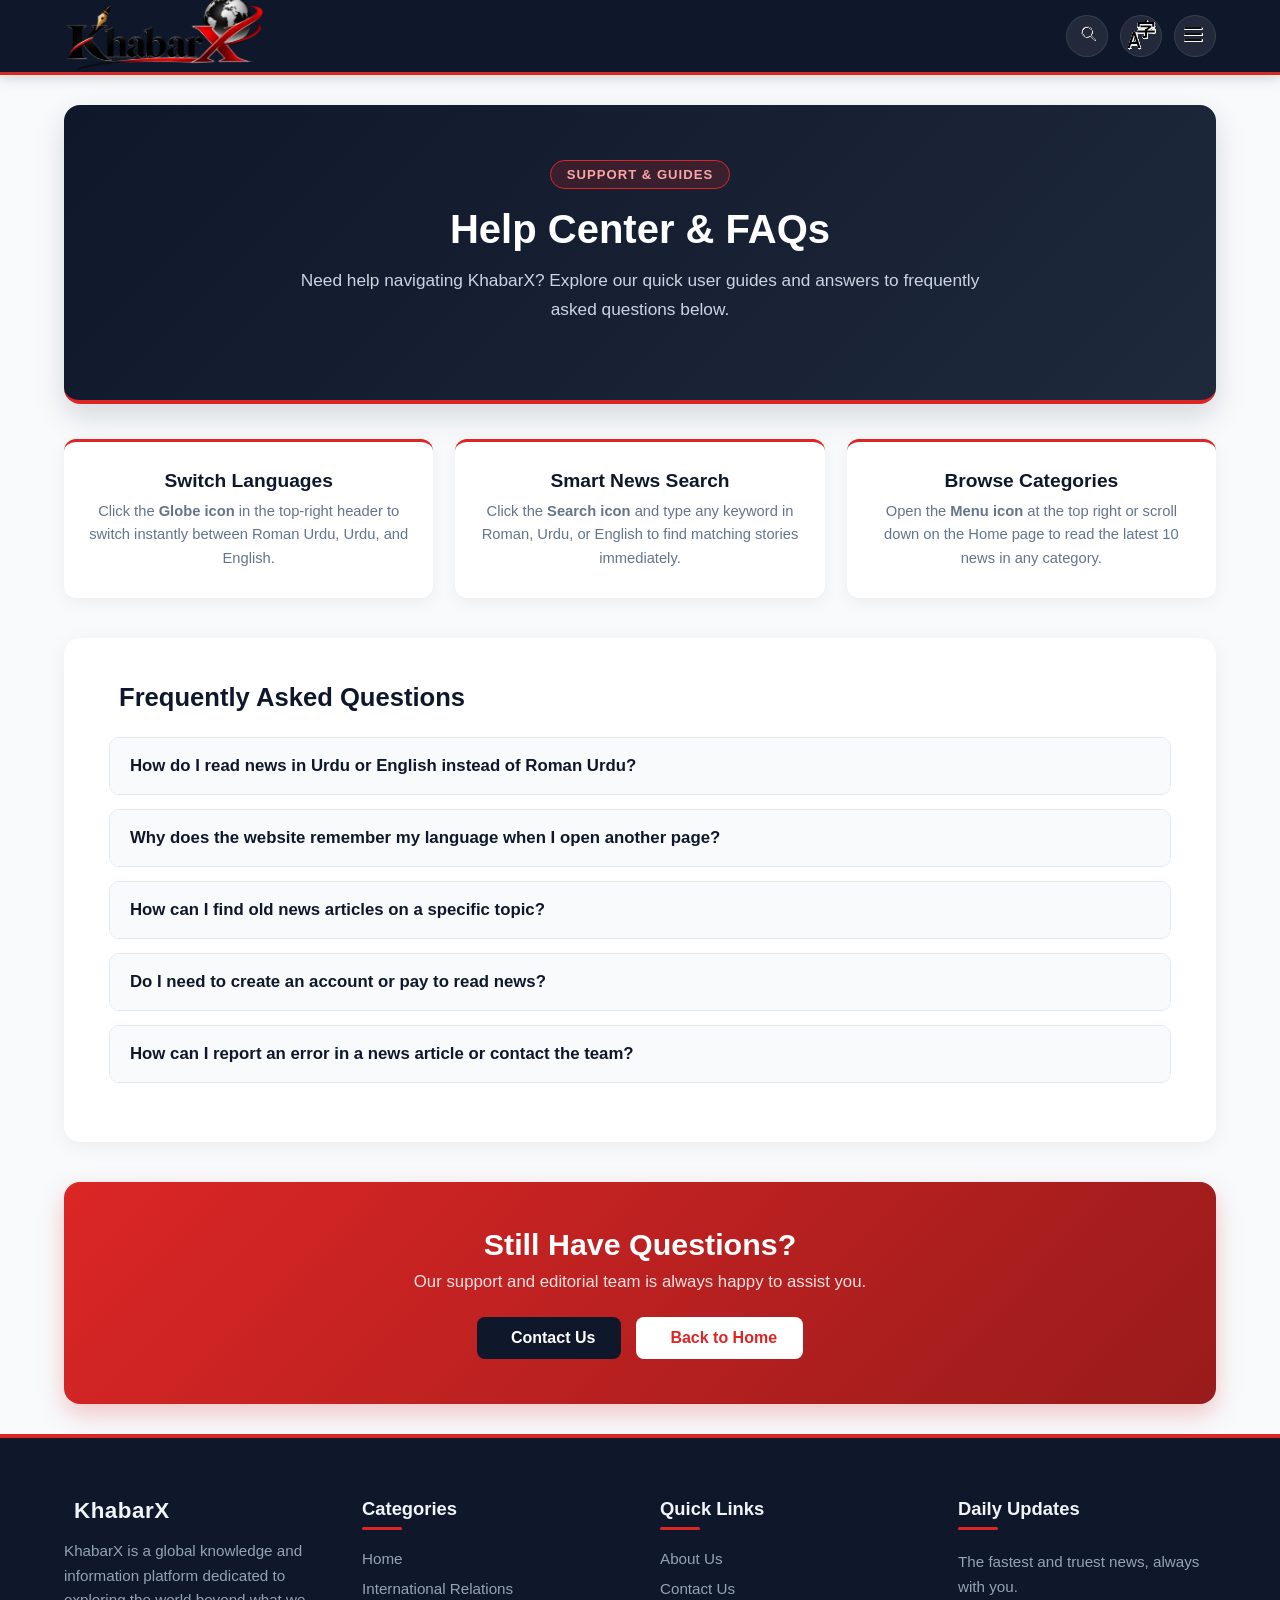
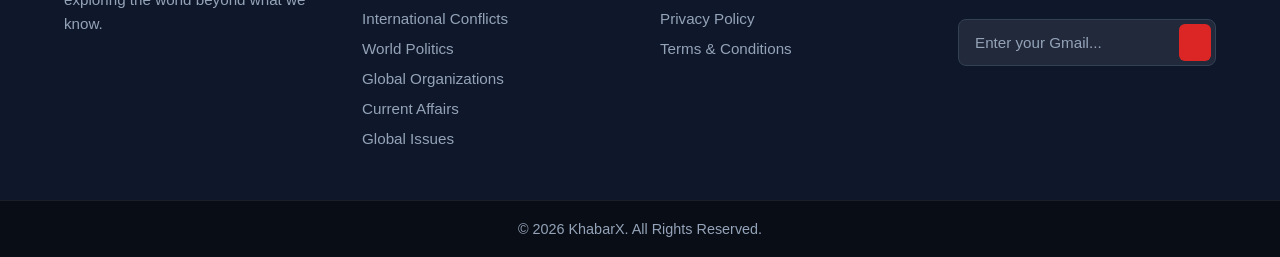
<file: help.html>
<!DOCTYPE html>
<html lang="en">
<head>
    
    <meta charset="UTF-8">

    <!-- Har device (Mobile, Tablet, PC) par sahi dikhne ke liye -->
    <meta name="viewport" content="width=device-width, initial-scale=1.0">
    <title>KHABARX</title>

    
    <!-- Agle step mein hum is CSS file ko banayenge -->
    <link rel="stylesheet" href="style.css">
 <script async src="https://www.googletagmanager.com/gtm.js?id=GTM-5VS5SVRN"></script>
 <script>
    window.dataLayer = window.dataLayer || [];
    function gtag(){dataLayer.push(arguments);}
    gtag('js', new Date());
  </script>
</head>
<body>

    <!-- ================= HEADER SECTION ================= -->
    <header class="main-header">
        <!-- Left Side: Logo aur Website ka Naam -->
       <div class="header-left">
            <a href="index.html" class="brand">
                <i class="fa-solid fa-newspaper logo-icon"><img src="pic/logo.png" alt=""></i>
                <span class="site-name"></span>
            </a>
        </div>
        <!-- Right Side: Search, Language Changer, aur Menu Button -->
        <div class="header-right">
            <!-- Search Icon -->
            <button class="icon-btn" id="search-btn" aria-label="Search">
                <i class="fa-solid fa-magnifying-glass"><img src="pic/search.PNG"></i>
            </button>

            <!-- Language Changer Icon -->
            <button class="icon-btn" id="lang-btn" aria-label="Change Language">
                <i class="fa-solid fa-globe"><img src="pic/language.PNG"></i>
            </button>

            <!-- Menu Button Icon -->
            <button class="icon-btn" id="menu-btn" aria-label="Open Menu">
                <i class="fa-solid fa-bars"><img src="pic/menu.PNG"></i>
            </button>
        </div>
            <!-- ================= HIDDEN PANELS (Click karne par khulenge) ================= -->
    
    <!-- 1. Search Bar Panel -->
      <!-- 1. Search Bar Panel (Search + Close Buttons ke saath) -->
    <div id="search-panel" class="hidden-panel search-box-container">
        <div class="search-inner">
            <input type="text" id="search-input" placeholder="Search anything. Discover everything...">
            <!-- Button 1: Search karne ke liye -->
            <button id="submit-search" class="search-action-btn" aria-label="Search">
                <i class="fa-solid fa-magnifying-glass"><img src="pic/search.PNG"></i>
            </button>
            <!-- Button 2: Band karne ke liye -->
            <button id="close-search" class="close-btn" aria-label="Close">
                <i class="fa-solid fa-xmark"><img src="pic/close.PNG"></i>
            </button>
        </div>
    </div>

    <!-- 2. Language Dropdown Menu (3 Zabanein) -->
    <div id="lang-panel" class="hidden-panel lang-dropdown">
        <button class="lang-option active" data-lang="roman">English</button>
        <button class="lang-option" data-lang="urdu">اردو (Urdu)</button>
        <button class="lang-option" data-lang="english">Roman Urdu</button>
    </div>

    <!-- 3. Side Navigation Menu Drawer -->
    <div id="menu-panel" class="hidden-panel side-menu">
        <div class="menu-header">
            <h2>KhabarX</h2>
            <button id="close-menu" class="close-btn"><i class="fa-solid fa-xmark"><img src="pic/close.PNG"></i></button>
        </div>
        <ul class="menu-links">
            <!-- Side Menu aur Footer ke Links ko aise update karein -->
         <li><h4  class="catmenu">World Affairs</h4>
            <a href="category.html?cat=International-Relations">International Relations</a>
            <a href="category.html?cat=International-Conflicts">International Conflicts</a>
            <a href="category.html?cat=World-Politics">World Politics</a>   
            <a href="category.html?cat=Global-Organizations">Global Organizations</a>
            <a href="category.html?cat=Current-Affairs">Current Affairs</a>
            <a href="category.html?cat=Global-Issues">Global Issues</a>   
            <hr>
         </li>
         <li><h4  class="catmenu">Business</h4>
            <a href="category.html?cat=World-Economy">World Economy</a>
            <a href="category.html?cat=Banking&Finance">Banking & Finance</a>
            <a href="category.html?cat=Companies&Brands">Companies & Brands</a>   
            <a href="category.html?cat=Inrerpreneurship">Interpreneurship</a>
            <a href="category.html?cat=Industries">Industries</a>
            <a href="category.html?cat=Cryptocurrency">Cryptocurrency</a>   
            <hr>
         </li>
          <li><h4  class="catmenu">Technology</h4>
            <a href="category.html?cat=AI">AI</a>
            <a href="category.html?cat=Programming">Programming</a>
            <a href="category.html?cat=Cybersecurity">Cybersecurity</a>   
            <a href="category.html?cat=Robotics">Robotics</a>
            <a href="category.html?cat=Software&Applications">Software & Applications</a>
            <a href="category.html?cat=Computer-Science">Computer Science</a>   
            <hr>
         </li>
         
         <li><h4 class="catmenu">Support & helps </h4>
            <a href="about.html">About Us</a></li>
            <a href="contuct.html">Contact Us</a></li>
            <a href="terms&conditions.html">Term & Conditions</a></li>
            <a href="privacy-policy.html">Privacy Policy</a></li>
            <a href="help.html">Helps</a></li>
        </ul>
        
    </div>

    </header>











    <!-- ================= HELP CENTER & FAQ MAIN CONTENT ================= -->
    <main id="news-container" class="policy-main-wrapper">

        <!-- 1. Help Hero Banner -->
        <section class="policy-hero">
            <span class="policy-pill"><i class="fa-solid fa-circle-question"></i> SUPPORT & GUIDES</span>
            <h1>Help Center & FAQs</h1>
            <p>Need help navigating KhabarX? Explore our quick user guides and answers to frequently asked questions below.</p>
        </section>

        <!-- 2. Quick How-To Guides (3 Cards) -->
        <section class="policy-highlights">
            <div class="highlight-card">
                <i class="fa-solid fa-globe"></i>
                <h3>Switch Languages</h3>
                <p>Click the <strong>Globe icon</strong> in the top-right header to switch instantly between Roman Urdu, Urdu, and English.</p>
            </div>
            <div class="highlight-card">
                <i class="fa-solid fa-magnifying-glass"></i>
                <h3>Smart News Search</h3>
                <p>Click the <strong>Search icon</strong> and type any keyword in Roman, Urdu, or English to find matching stories immediately.</p>
            </div>
            <div class="highlight-card">
                <i class="fa-solid fa-bars"></i>
                <h3>Browse Categories</h3>
                <p>Open the <strong>Menu icon</strong> at the top right or scroll down on the Home page to read the latest 10 news in any category.</p>
            </div>
        </section>

        <!-- 3. Interactive Frequently Asked Questions (FAQ Accordion) -->
        <section class="policy-document-box">
            <h2 class="faq-section-title"><i class="fa-solid fa-comments"></i> Frequently Asked Questions</h2>

            <div class="faq-list">

                <!-- FAQ 1 -->
                <div class="faq-item">
                    <button class="faq-question">
                        <span>How do I read news in Urdu or English instead of Roman Urdu?</span>
                        <i class="fa-solid fa-chevron-down"></i>
                    </button>
                    <div class="faq-answer">
                        <p>Look at the top-right corner of the header and click the <strong>Globe (<i class="fa-solid fa-globe"></i>)</strong> icon. A menu will appear with three options: <strong>Roman Urdu</strong>, <strong>اردو (Urdu)</strong>, and <strong>English</strong>. Click your preferred language and the entire page will update automatically.</p>
                    </div>
                </div>

                <!-- FAQ 2 -->
                <div class="faq-item">
                    <button class="faq-question">
                        <span>Why does the website remember my language when I open another page?</span>
                        <i class="fa-solid fa-chevron-down"></i>
                    </button>
                    <div class="faq-answer">
                        <p>KhabarX uses your browser's local storage to remember your chosen language so you do not have to select it again every time you visit a new category or article.</p>
                    </div>
                </div>

                <!-- FAQ 3 -->
                <div class="faq-item">
                    <button class="faq-question">
                        <span>How can I find old news articles on a specific topic?</span>
                        <i class="fa-solid fa-chevron-down"></i>
                    </button>
                    <div class="faq-answer">
                        <p>Click the <strong>Search (<i class="fa-solid fa-magnifying-glass"></i>)</strong> icon in the header, type a keyword (such as "Cricket", "AI", or "Weather"), and press Enter or click the blue Search button. All matching stories will appear instantly.</p>
                    </div>
                </div>

                <!-- FAQ 4 -->
                <div class="faq-item">
                    <button class="faq-question">
                        <span>Do I need to create an account or pay to read news?</span>
                        <i class="fa-solid fa-chevron-down"></i>
                    </button>
                    <div class="faq-answer">
                        <p>No! KhabarX is 100% free to read and does not require any signup or login. You can optionally subscribe to our free email newsletter in the footer for daily updates.</p>
                    </div>
                </div>

                <!-- FAQ 5 -->
                <div class="faq-item">
                    <button class="faq-question">
                        <span>How can I report an error in a news article or contact the team?</span>
                        <i class="fa-solid fa-chevron-down"></i>
                    </button>
                    <div class="faq-answer">
                        <p>If you spot a typo or want to share a news tip, please visit our <strong>Contact Us</strong> page from the footer menu and send us a direct message.</p>
                    </div>
                </div>

            </div>
        </section>

        <!-- 4. Still Need Help CTA -->
        <section class="about-cta-banner">
            <h2>Still Have Questions?</h2>
            <p>Our support and editorial team is always happy to assist you.</p>
            <div class="cta-buttons">
                <a href="contuct.html" class="cta-btn-primary"><i class="fa-solid fa-envelope"></i> Contact Us</a>
                <a href="index.html" class="cta-btn-secondary"><i class="fa-solid fa-house"></i> Back to Home</a>
            </div>
        </section>

    </main>

    



     <!-- ================= EXPERT LEVEL FOOTER SECTION ================= -->
    <footer class="expert-footer">
        <div class="footer-grid">
            
            <!-- Column 1: Website Info aur Social Icons -->
            <div class="footer-col">
                <div class="footer-brand">
                    <i class="fa-solid fa-newspaper"></i>
                    <h3>KhabarX</h3>
                </div>
                <p>KhabarX is a global knowledge and information platform dedicated to exploring the world beyond what we know.</p>
                <!-- <div class="social-links">
                    <a href="#" aria-label="Facebook"><i class="fa-brands fa-facebook-f"></i></a>
                    <a href="#" aria-label="Twitter"><i class="fa-brands fa-x-twitter"></i></a>
                    <a href="#" aria-label="Instagram"><i class="fa-brands fa-instagram"></i></a>
                    <a href="#" aria-label="YouTube"><i class="fa-brands fa-youtube"></i></a>
                </div> -->
            </div>

            <!-- Column 2: News Categories -->
            <div class="footer-col">
                <h4>Categories</h4>
                <ul>
                   <!-- Side Menu aur Footer ke Links ko aise update karein -->
                 <li><a href="index.html">Home</a></li>
                 <li><a href="category.html?cat=International-Relations">International Relations</a> </li>
                 <li><a href="category.html?cat=International-Conflicts">International Conflicts</a></li>
                 <li><a href="category.html?cat=World-Politics">World Politics</a></li>
                 <li><a href="category.html?cat=Global-Organizations">Global Organizations</a></li>
                 <li><a href="category.html?cat=Current-Affairs">Current Affairs</a></li>
                <li><a href="category.html?cat=Global-Issues">Global Issues</a></li>

                </ul>
            </div>

            <!-- Column 3: Zaroori Links -->
            <div class="footer-col">
                <h4>Quick Links</h4>
                <ul>
                    <li><a href="about.html">About Us</a></li>
                    <li><a href="contuct.html">Contact Us</a></li>
                    <li><a href="privacy-policy.html">Privacy Policy</a></li>
                    <li><a href="terms&conditions.html">Terms & Conditions</a></li>
                </ul>
            </div>

            <!-- Column 4: Newsletter Subscription -->
            <div class="footer-col">
                <h4>Daily Updates</h4>
                <p data-translate="footerTagline">.</p>
                <form class="newsletter-form">
                    <input type="email" placeholder="Enter your Gmail..." required>
                    <button type="submit" aria-label="Subscribe">
                        <i class="fa-solid fa-paper-plane"></i>
                    </button>
                </form>
            </div>

        </div>

        <!-- Footer Bottom: Copyright -->
        <div class="footer-bottom">
            <p>&copy; 2026 KhabarX. All Rights Reserved.</p>
        </div>
    </footer>
    <script src="newsData.js"></script>    
    <script src="script.js"></script>
    <script src="translations.js"></script>
        


</body>
</html>
</file>
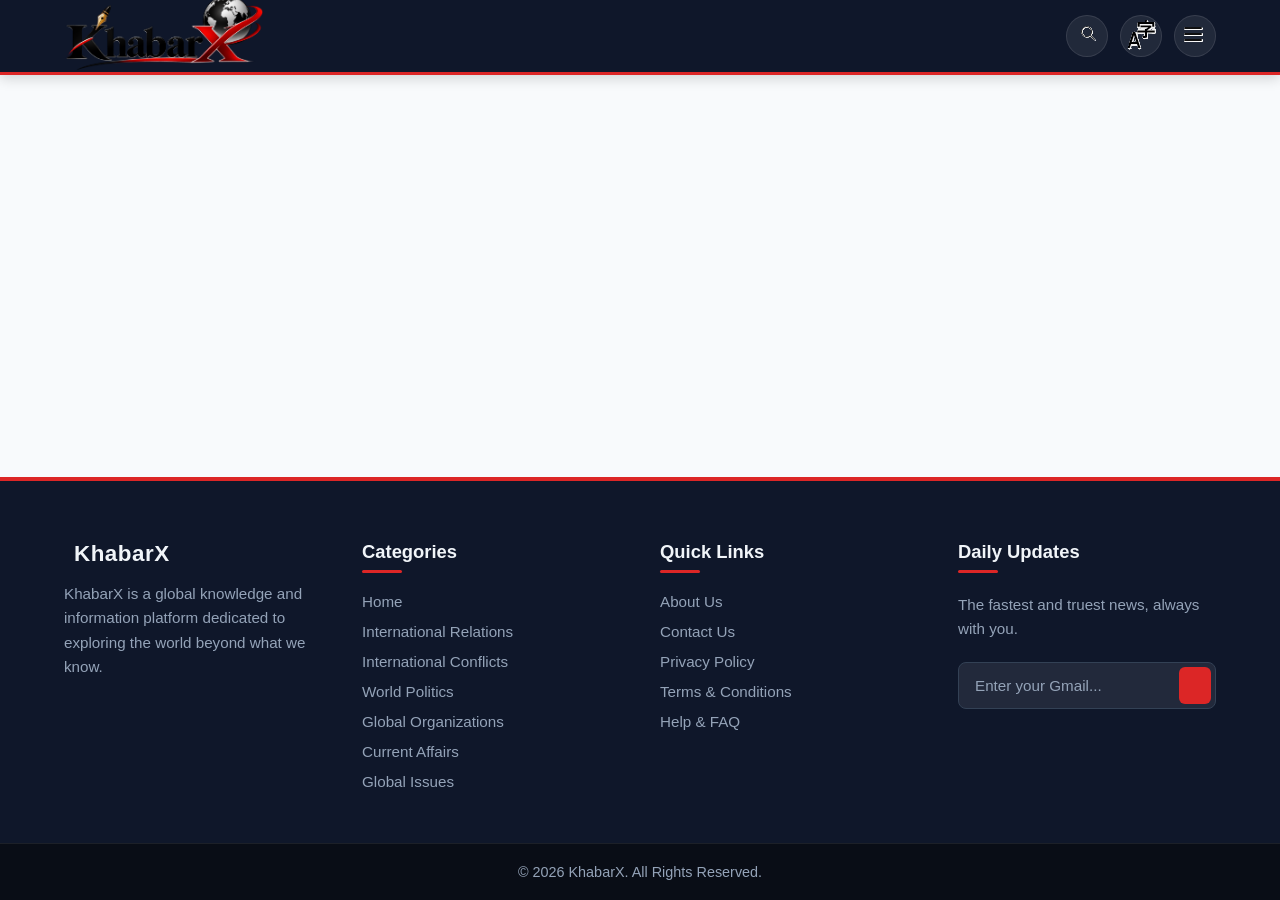
<file: news.html>
<!DOCTYPE html>
<html lang="en">
<head>
    
    <meta charset="UTF-8">

    <meta name="viewport" content="width=device-width, initial-scale=1.0">
    
    <!-- Dynamic SEO Meta Tags (JS khud inhein har khabar ke mutabiq badlegi) -->
    <title id="seo-title">Article - KhabarX</title>
    <meta name="description" id="seo-desc" content="Read full verified news story on KhabarX in Roman Urdu, Urdu, and English.">
    <meta name="robots" content="index, follow">
    
    <!-- Google News Structured Data (JSON-LD Schema) -->
    <script type="application/ld+json" id="news-schema"></script>

    <!-- Font Awesome Icons & Main CSS -->
    <link rel="preload" href="https://cloudflare.com" as="style" onload="this.onload=null;this.rel='stylesheet'">
    <noscript><link rel="stylesheet" href="https://cloudflare.com"></noscript>
    <link rel="stylesheet" href="style.css">
 <script async src="https://www.googletagmanager.com/gtm.js?id=GTM-5VS5SVRN"></script>
 <script>
    window.dataLayer = window.dataLayer || [];
    function gtag(){dataLayer.push(arguments);}
    gtag('js', new Date());
  </script>
</head>
<body>

    <!-- ================= HEADER SECTION ================= -->
    <header class="main-header">
        <div class="header-left">
            <a href="index.html" class="brand">
                <i class="fa-solid fa-newspaper logo-icon"><img src="pic/logo.png" alt=""></i>
                <span class="site-name"></span>
            </a>
        </div>

        <div class="header-right">
            <button class="icon-btn" id="search-btn" aria-label="Search">
                <i class="fa-solid fa-magnifying-glass"><img src="pic/search.PNG"></i>
            </button>
            <button class="icon-btn" id="lang-btn" aria-label="Change Language">
                <i class="fa-solid fa-globe"><img src="pic/language.PNG"></i>
            </button>
            <button class="icon-btn" id="menu-btn" aria-label="Open Menu">
                <i class="fa-solid fa-bars"><img src="pic/menu.PNG"></i>
            </button>
        </div>
    </header>

    <!-- ================= HIDDEN PANELS ================= -->
    <div id="search-panel" class="hidden-panel search-box-container">
        <div class="search-inner">
            <input type="text" id="search-input" data-translate-placeholder="searchPlaceholder" placeholder="Khabar talash karein...">
            <button id="submit-search" class="search-action-btn" aria-label="Search">
                <i class="fa-solid fa-magnifying-glass"></i>
            </button>
            <button id="close-search" class="close-btn" aria-label="Close">
                <i class="fa-solid fa-xmark"><img src="pic/close.PNG"></i>
            </button>
        </div>
    </div>

    <div id="lang-panel" class="hidden-panel lang-dropdown">
        <button class="lang-option active" data-lang="roman">English</button>
        <button class="lang-option" data-lang="urdu">اردو (Urdu)</button>
        <button class="lang-option" data-lang="english">Roman Urdu</button>
    </div>

    <div id="menu-panel" class="hidden-panel side-menu">
        <div class="menu-header">
            <h2>KhabarX</h2>
            <button id="close-menu" class="close-btn"><i class="fa-solid fa-xmark"><img src="pic/close.PNG"></i></button>
        </div>
        <ul class="menu-links">
            <!-- Side Menu aur Footer ke Links ko aise update karein -->
         <li><h4  class="catmenu">World Affairs</h4>
            <a href="category.html?cat=International-Relations">International Relations</a>
            <a href="category.html?cat=International-Conflicts">International Conflicts</a>
            <a href="category.html?cat=World-Politics">World Politics</a>   
            <a href="category.html?cat=Global-Organizations">Global Organizations</a>
            <a href="category.html?cat=Current-Affairs">Current Affairs</a>
            <a href="category.html?cat=Global-Issues">Global Issues</a>   
            <hr>
         </li>
         <li><h4  class="catmenu">Business</h4>
            <a href="category.html?cat=World-Economy">World Economy</a>
            <a href="category.html?cat=Banking-and-Finance">Banking & Finance</a>
            <a href="category.html?cat=Companies-and-Brands">Companies & Brands</a>   
            <a href="category.html?cat=Entrepreneurship">Interpreneurship</a>
            <a href="category.html?cat=Industries">Industries</a>
            <a href="category.html?cat=Cryptocurrency">Cryptocurrency</a>   
            <hr>
         </li>
          <li><h4  class="catmenu">Technology</h4>
            <a href="category.html?cat=AI">AI</a>
            <a href="category.html?cat=Programming">Programming</a>
            <a href="category.html?cat=Cybersecurity">Cybersecurity</a>   
            <a href="category.html?cat=Robotics">Robotics</a>
            <a href="category.html?cat=Software-and-Applications">Software & Applications</a>
            <a href="category.html?cat=Computer-Science">Computer Science</a>   
            <hr>
         </li>
         
         <li><h4 class="catmenu">Support & helps </h4>
            <a href="about.html">About Us</a></li>
            <a href="contuct.html">Contact Us</a></li>
            <a href="terms&conditions.html">Term & Conditions</a></li>
            <a href="privacy-policy.html">Privacy Policy</a></li>
            <a href="help.html">Helps</a></li>
            

       

        </ul>
        
    </div>

    <!-- ================= SINGLE NEWS ARTICLE CONTAINER ================= -->
    <main id="news-container">
        <!-- JavaScript yahan poori khabar aur related category news load karegi -->
    </main>

    <!-- ================= EXPERT FOOTER SECTION ================= -->
    <footer class="expert-footer">
        <div class="footer-grid">
            <div class="footer-col">
                <div class="footer-brand">
                    <i class="fa-solid fa-newspaper"></i>
                    <h3>KhabarX</h3>
                </div>
                <p> KhabarX is a global knowledge and information platform dedicated to exploring the world beyond what we know.</p>
                <!-- <div class="social-links">
                    <a href="#" aria-label="Facebook"><i class="fa-brands fa-facebook-f"></i></a>
                    <a href="#" aria-label="Twitter"><i class="fa-brands fa-x-twitter"></i></a>
                    <a href="#" aria-label="Instagram"><i class="fa-brands fa-instagram"></i></a>
                    <a href="#" aria-label="YouTube"><i class="fa-brands fa-youtube"></i></a>
                </div> -->
            </div>

            <div class="footer-col">
                <h4>Categories</h4>
                <ul>
                <li><a href="index.html">Home</a></li>
                 <li><a href="category.html?cat=International-Relations">International Relations</a> </li>
                 <li><a href="category.html?cat=International-Conflicts">International Conflicts</a></li>
                 <li><a href="category.html?cat=World-Politics">World Politics</a></li>
                 <li><a href="category.html?cat=Global-Organizations">Global Organizations</a></li>
                 <li><a href="category.html?cat=Current-Affairs">Current Affairs</a></li>
                <li><a href="category.html?cat=Global-Issues">Global Issues</a></li>
                </ul>
            </div>

            <div class="footer-col">
                <h4>Quick Links</h4>
                <ul>
                    <li><a href="about.html">About Us</a></li>
                    <li><a href="contact.html">Contact Us</a></li>
                    <li><a href="privacy.html">Privacy Policy</a></li>
                    <li><a href="terms.html">Terms & Conditions</a></li>
                    <li><a href="help.html">Help & FAQ</a></li>
                </ul>
            </div>

            <div class="footer-col">
                <h4>Daily Updates</h4>
                <p data-translate="footerTagline">.</p>
                 <form class="newsletter-form">
                    <input type="email" placeholder="Enter your Gmail..." required>
                    <button type="submit" aria-label="Subscribe">
                        <i class="fa-solid fa-paper-plane"></i>
                    </button>
                </form>
            </div>
        </div>

        <div class="footer-bottom">
            <p>&copy; 2026 KhabarX. All Rights Reserved.</p>
        </div>
    </footer>
    <script src="newsData.js"></script>
    <script src="translations.js"></script>
    <script src="script.js"></script>
     <script>
        // Page ke mukammal load hone ka intezar kiye bagair foran khabar dikhayein
        if (typeof loadSingleNewsPage === "function") {
            loadSingleNewsPage();
        }
    </script>
</body>
</html>
</file>
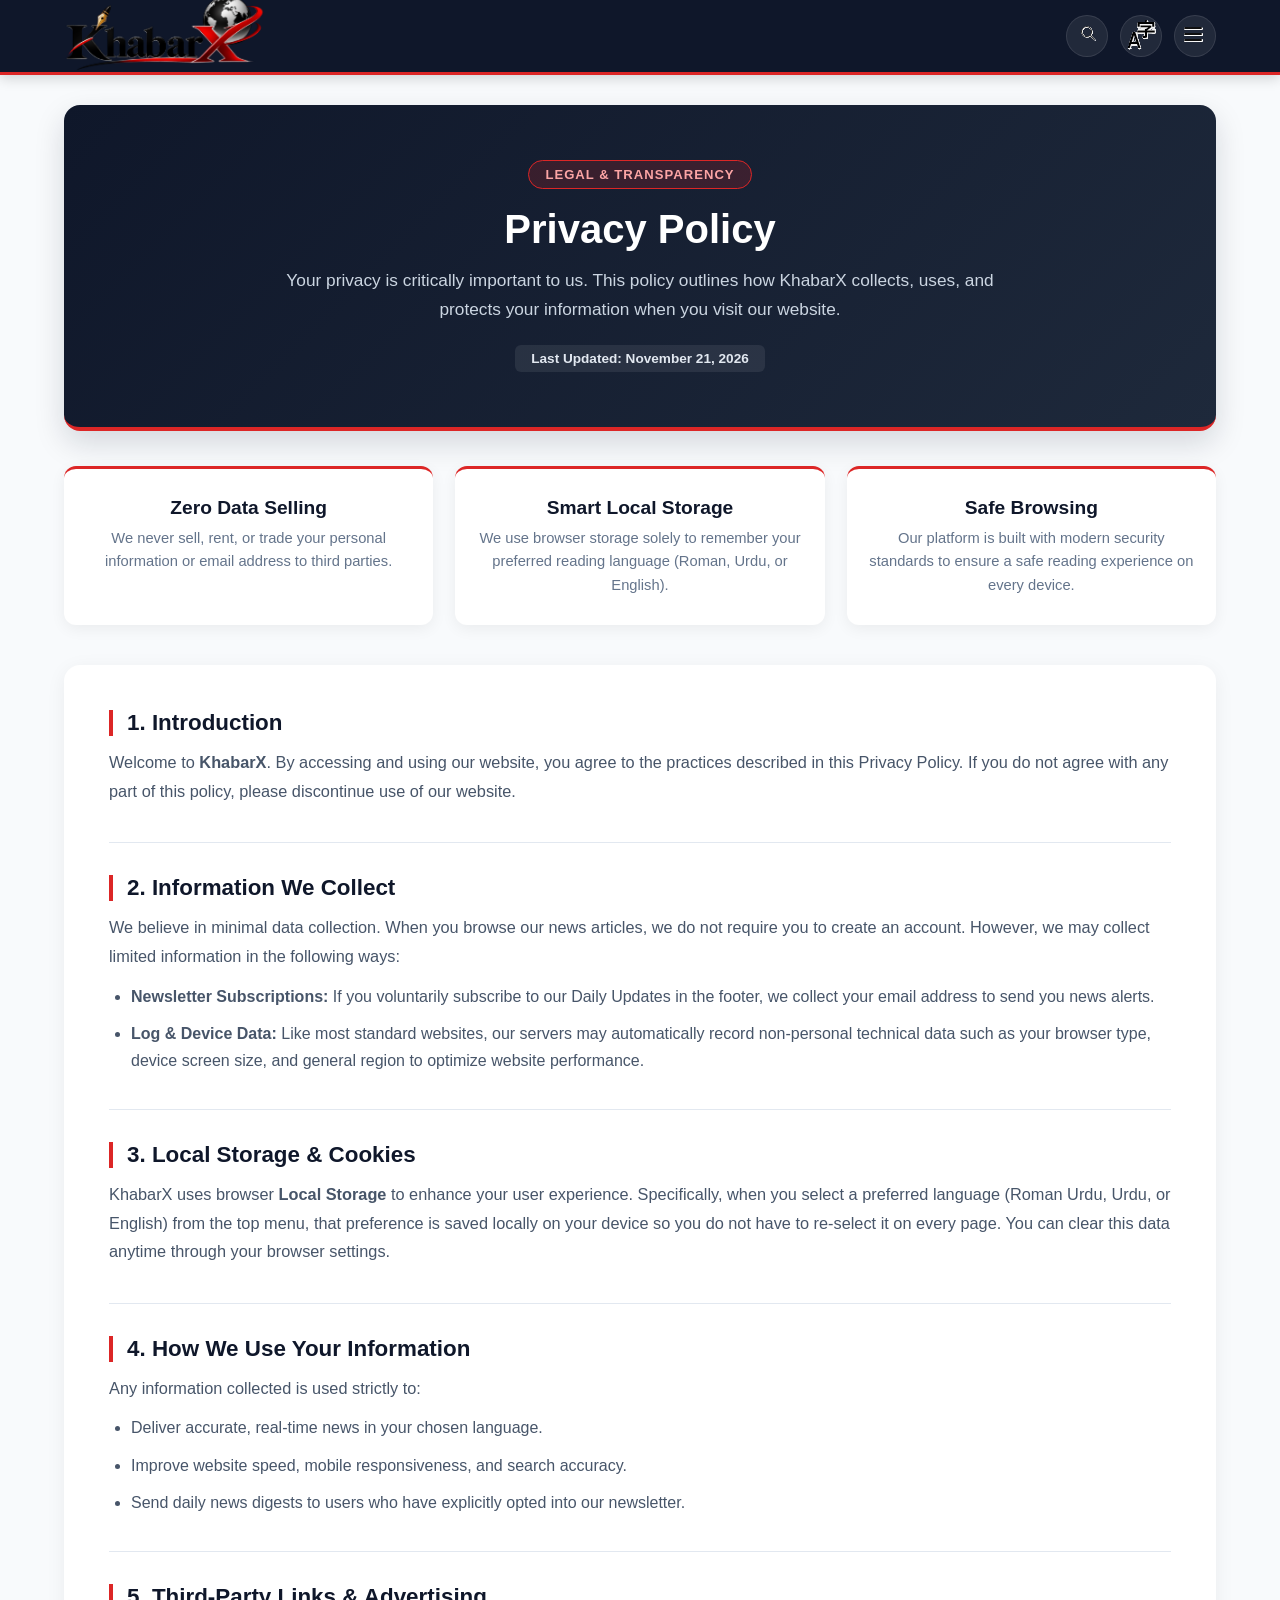
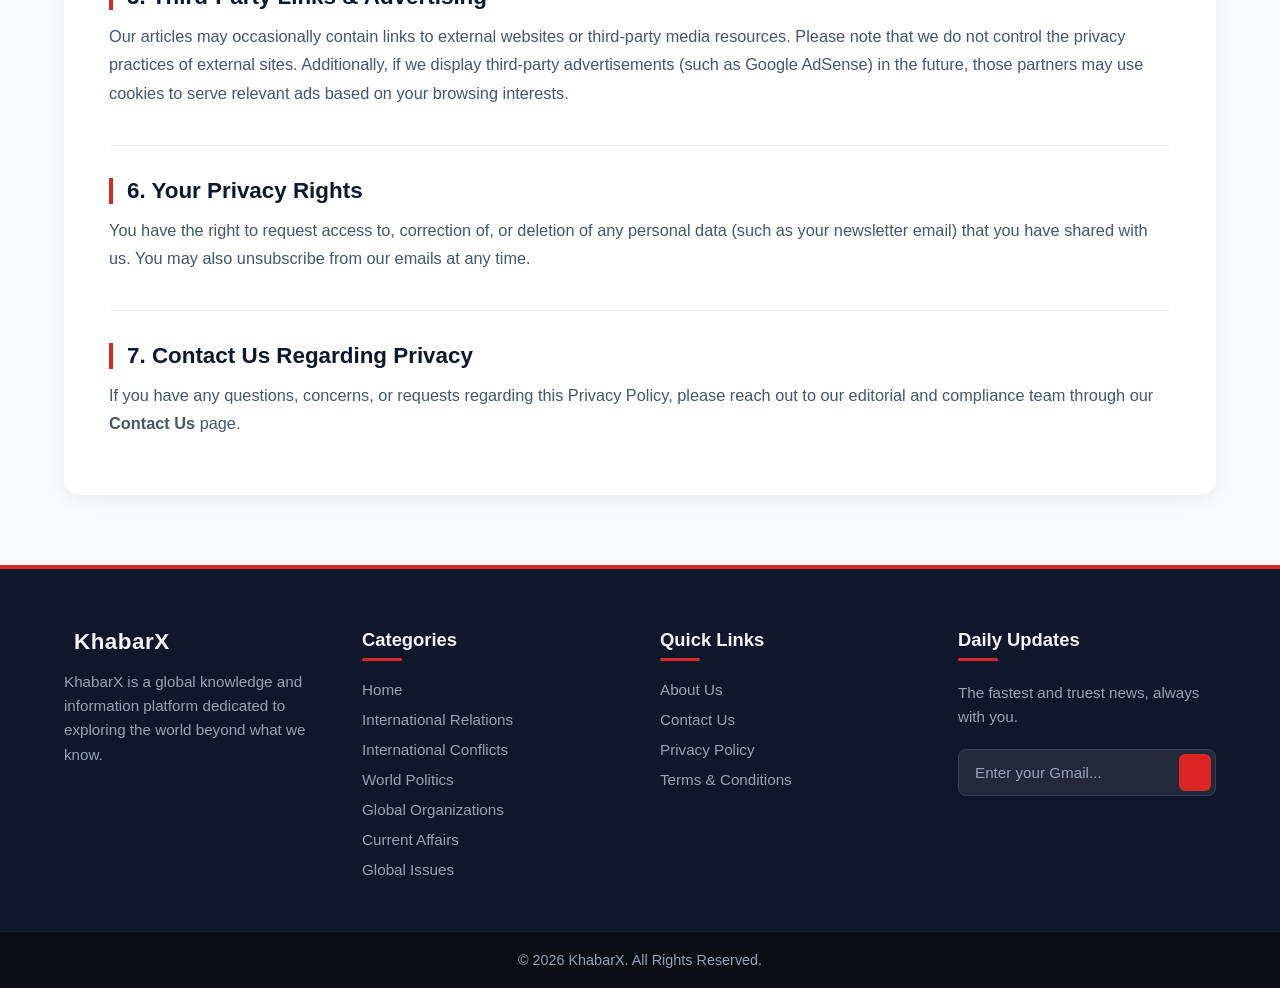
<file: privacy-policy.html>
<!DOCTYPE html>
<html lang="en">
<head>
    
    <meta charset="UTF-8">

    <!-- Har device (Mobile, Tablet, PC) par sahi dikhne ke liye -->
    <meta name="viewport" content="width=device-width, initial-scale=1.0">
    <title>KHABARX</title>

    
    <!-- Agle step mein hum is CSS file ko banayenge -->
    <link rel="stylesheet" href="style.css">
 <script async src="https://www.googletagmanager.com/gtm.js?id=GTM-5VS5SVRN"></script>
 <script>
    window.dataLayer = window.dataLayer || [];
    function gtag(){dataLayer.push(arguments);}
    gtag('js', new Date());
  </script>
</head>
<body>

    <!-- ================= HEADER SECTION ================= -->
    <header class="main-header">
        <!-- Left Side: Logo aur Website ka Naam -->
       <div class="header-left">
            <a href="index.html" class="brand">
                <i class="fa-solid fa-newspaper logo-icon"><img src="pic/logo.png" alt=""></i>
                <span class="site-name"></span>
            </a>
        </div>
        <!-- Right Side: Search, Language Changer, aur Menu Button -->
        <div class="header-right">
            <!-- Search Icon -->
            <button class="icon-btn" id="search-btn" aria-label="Search">
                <i class="fa-solid fa-magnifying-glass"><img src="pic/search.PNG"></i>
            </button>

            <!-- Language Changer Icon -->
            <button class="icon-btn" id="lang-btn" aria-label="Change Language">
                <i class="fa-solid fa-globe"><img src="pic/language.PNG"></i>
            </button>

            <!-- Menu Button Icon -->
            <button class="icon-btn" id="menu-btn" aria-label="Open Menu">
                <i class="fa-solid fa-bars"><img src="pic/menu.PNG"></i>
            </button>
        </div>
            <!-- ================= HIDDEN PANELS (Click karne par khulenge) ================= -->
    
    <!-- 1. Search Bar Panel -->
      <!-- 1. Search Bar Panel (Search + Close Buttons ke saath) -->
    <div id="search-panel" class="hidden-panel search-box-container">
        <div class="search-inner">
            <input type="text" id="search-input" placeholder="Search anything. Discover everything...">
            <!-- Button 1: Search karne ke liye -->
            <button id="submit-search" class="search-action-btn" aria-label="Search">
                <i class="fa-solid fa-magnifying-glass"><img src="pic/search.PNG"></i>
            </button>
            <!-- Button 2: Band karne ke liye -->
            <button id="close-search" class="close-btn" aria-label="Close">
                <i class="fa-solid fa-xmark"><img src="pic/close.PNG"></i>
            </button>
        </div>
    </div>

    <!-- 2. Language Dropdown Menu (3 Zabanein) -->
    <div id="lang-panel" class="hidden-panel lang-dropdown">
        <button class="lang-option active" data-lang="roman">English</button>
        <button class="lang-option" data-lang="urdu">اردو (Urdu)</button>
        <button class="lang-option" data-lang="english">Roman Urdu</button>
    </div>

    <!-- 3. Side Navigation Menu Drawer -->
    <div id="menu-panel" class="hidden-panel side-menu">
        <div class="menu-header">
            <h2>KhabarX</h2>
            <button id="close-menu" class="close-btn"><i class="fa-solid fa-xmark"><img src="pic/close.PNG"></i></button>
        </div>
        <ul class="menu-links">
            <!-- Side Menu aur Footer ke Links ko aise update karein -->
         <li><h4  class="catmenu">World Affairs</h4>
            <a href="category.html?cat=International-Relations">International Relations</a>
            <a href="category.html?cat=International-Conflicts">International Conflicts</a>
            <a href="category.html?cat=World-Politics">World Politics</a>   
            <a href="category.html?cat=Global-Organizations">Global Organizations</a>
            <a href="category.html?cat=Current-Affairs">Current Affairs</a>
            <a href="category.html?cat=Global-Issues">Global Issues</a>   
            <hr>
         </li>
         <li><h4  class="catmenu">Business</h4>
            <a href="category.html?cat=World-Economy">World Economy</a>
            <a href="category.html?cat=Banking&Finance">Banking & Finance</a>
            <a href="category.html?cat=Companies&Brands">Companies & Brands</a>   
            <a href="category.html?cat=Inrerpreneurship">Interpreneurship</a>
            <a href="category.html?cat=Industries">Industries</a>
            <a href="category.html?cat=Cryptocurrency">Cryptocurrency</a>   
            <hr>
         </li>
          <li><h4  class="catmenu">Technology</h4>
            <a href="category.html?cat=AI">AI</a>
            <a href="category.html?cat=Programming">Programming</a>
            <a href="category.html?cat=Cybersecurity">Cybersecurity</a>   
            <a href="category.html?cat=Robotics">Robotics</a>
            <a href="category.html?cat=Software&Applications">Software & Applications</a>
            <a href="category.html?cat=Computer-Science">Computer Science</a>   
            <hr>
         </li>
         
         <li><h4 class="catmenu">Support & helps </h4>
            <a href="about.html">About Us</a></li>
            <a href="contuct.html">Contact Us</a></li>
            <a href="terms&conditions.html">Term & Conditions</a></li>
            <a href="privacy-policy.html">Privacy Policy</a></li>
            <a href="help.html">Helps</a></li>
        </ul>
        
    </div>

    </header>








    <!-- ================= PRIVACY POLICY MAIN CONTENT (ENGLISH) ================= -->
    <main id="news-container" class="policy-main-wrapper">

        <!-- 1. Policy Hero Banner -->
        <section class="policy-hero">
            <span class="policy-pill"><i class="fa-solid fa-user-shield"></i> LEGAL & TRANSPARENCY</span>
            <h1>Privacy Policy</h1>
            <p>Your privacy is critically important to us. This policy outlines how KhabarX collects, uses, and protects your information when you visit our website.</p>
            <div class="policy-updated">
                <i class="fa-regular fa-calendar-check"></i> Last Updated: November 21, 2026
            </div>
        </section>

        <!-- 2. Quick Privacy Highlights (3 Cards) -->
        <section class="policy-highlights">
            <div class="highlight-card">
                <i class="fa-solid fa-lock"></i>
                <h3>Zero Data Selling</h3>
                <p>We never sell, rent, or trade your personal information or email address to third parties.</p>
            </div>
            <div class="highlight-card">
                <i class="fa-solid fa-cookie-bite"></i>
                <h3>Smart Local Storage</h3>
                <p>We use browser storage solely to remember your preferred reading language (Roman, Urdu, or English).</p>
            </div>
            <div class="highlight-card">
                <i class="fa-solid fa-shield-halved"></i>
                <h3>Safe Browsing</h3>
                <p>Our platform is built with modern security standards to ensure a safe reading experience on every device.</p>
            </div>
        </section>

        <!-- 3. Detailed Policy Clauses -->
        <section class="policy-document-box">
            
            <div class="policy-clause">
                <h2>1. Introduction</h2>
                <p>Welcome to <strong>KhabarX</strong>. By accessing and using our website, you agree to the practices described in this Privacy Policy. If you do not agree with any part of this policy, please discontinue use of our website.</p>
            </div>

            <div class="policy-clause">
                <h2>2. Information We Collect</h2>
                <p>We believe in minimal data collection. When you browse our news articles, we do not require you to create an account. However, we may collect limited information in the following ways:</p>
                <ul>
                    <li><strong>Newsletter Subscriptions:</strong> If you voluntarily subscribe to our Daily Updates in the footer, we collect your email address to send you news alerts.</li>
                    <li><strong>Log & Device Data:</strong> Like most standard websites, our servers may automatically record non-personal technical data such as your browser type, device screen size, and general region to optimize website performance.</li>
                </ul>
            </div>

            <div class="policy-clause">
                <h2>3. Local Storage & Cookies</h2>
                <p>KhabarX uses browser <strong>Local Storage</strong> to enhance your user experience. Specifically, when you select a preferred language (Roman Urdu, Urdu, or English) from the top menu, that preference is saved locally on your device so you do not have to re-select it on every page. You can clear this data anytime through your browser settings.</p>
            </div>

            <div class="policy-clause">
                <h2>4. How We Use Your Information</h2>
                <p>Any information collected is used strictly to:</p>
                <ul>
                    <li>Deliver accurate, real-time news in your chosen language.</li>
                    <li>Improve website speed, mobile responsiveness, and search accuracy.</li>
                    <li>Send daily news digests to users who have explicitly opted into our newsletter.</li>
                </ul>
            </div>

            <div class="policy-clause">
                <h2>5. Third-Party Links & Advertising</h2>
                <p>Our articles may occasionally contain links to external websites or third-party media resources. Please note that we do not control the privacy practices of external sites. Additionally, if we display third-party advertisements (such as Google AdSense) in the future, those partners may use cookies to serve relevant ads based on your browsing interests.</p>
            </div>

            <div class="policy-clause">
                <h2>6. Your Privacy Rights</h2>
                <p>You have the right to request access to, correction of, or deletion of any personal data (such as your newsletter email) that you have shared with us. You may also unsubscribe from our emails at any time.</p>
            </div>

            <div class="policy-clause">
                <h2>7. Contact Us Regarding Privacy</h2>
                <p>If you have any questions, concerns, or requests regarding this Privacy Policy, please reach out to our editorial and compliance team through our <strong>Contact Us</strong> page.</p>
            </div>

        </section>

    </main>




    



     <!-- ================= EXPERT LEVEL FOOTER SECTION ================= -->
    <footer class="expert-footer">
        <div class="footer-grid">
            
            <!-- Column 1: Website Info aur Social Icons -->
            <div class="footer-col">
                <div class="footer-brand">
                    <i class="fa-solid fa-newspaper"></i>
                    <h3>KhabarX</h3>
                </div>
                <p>KhabarX is a global knowledge and information platform dedicated to exploring the world beyond what we know.</p>
                <!-- <div class="social-links">
                    <a href="#" aria-label="Facebook"><i class="fa-brands fa-facebook-f"></i></a>
                    <a href="#" aria-label="Twitter"><i class="fa-brands fa-x-twitter"></i></a>
                    <a href="#" aria-label="Instagram"><i class="fa-brands fa-instagram"></i></a>
                    <a href="#" aria-label="YouTube"><i class="fa-brands fa-youtube"></i></a>
                </div> -->
            </div>

            <!-- Column 2: News Categories -->
            <div class="footer-col">
                <h4>Categories</h4>
                <ul>
                   <!-- Side Menu aur Footer ke Links ko aise update karein -->
                 <li><a href="index.html">Home</a></li>
                 <li><a href="category.html?cat=International-Relations">International Relations</a> </li>
                 <li><a href="category.html?cat=International-Conflicts">International Conflicts</a></li>
                 <li><a href="category.html?cat=World-Politics">World Politics</a></li>
                 <li><a href="category.html?cat=Global-Organizations">Global Organizations</a></li>
                 <li><a href="category.html?cat=Current-Affairs">Current Affairs</a></li>
                <li><a href="category.html?cat=Global-Issues">Global Issues</a></li>

                </ul>
            </div>

            <!-- Column 3: Zaroori Links -->
            <div class="footer-col">
                <h4>Quick Links</h4>
                <ul>
                    <li><a href="about.html">About Us</a></li>
                    <li><a href="contuct.html">Contact Us</a></li>
                    <li><a href="privacy-policy.html">Privacy Policy</a></li>
                    <li><a href="terms&conditions.html">Terms & Conditions</a></li>
                </ul>
            </div>

            <!-- Column 4: Newsletter Subscription -->
            <div class="footer-col">
                <h4>Daily Updates</h4>
                <p data-translate="footerTagline">.</p>
                <form class="newsletter-form">
                    <input type="email" placeholder="Enter your Gmail..." required>
                    <button type="submit" aria-label="Subscribe">
                        <i class="fa-solid fa-paper-plane"></i>
                    </button>
                </form>
            </div>

        </div>

        <!-- Footer Bottom: Copyright -->
        <div class="footer-bottom">
            <p>&copy; 2026 KhabarX. All Rights Reserved.</p>
        </div>
    </footer>
    <script src="newsData.js"></script>    
    <script src="script.js"></script>
    <script src="translations.js"></script>
        


</body>
</html>
</file>
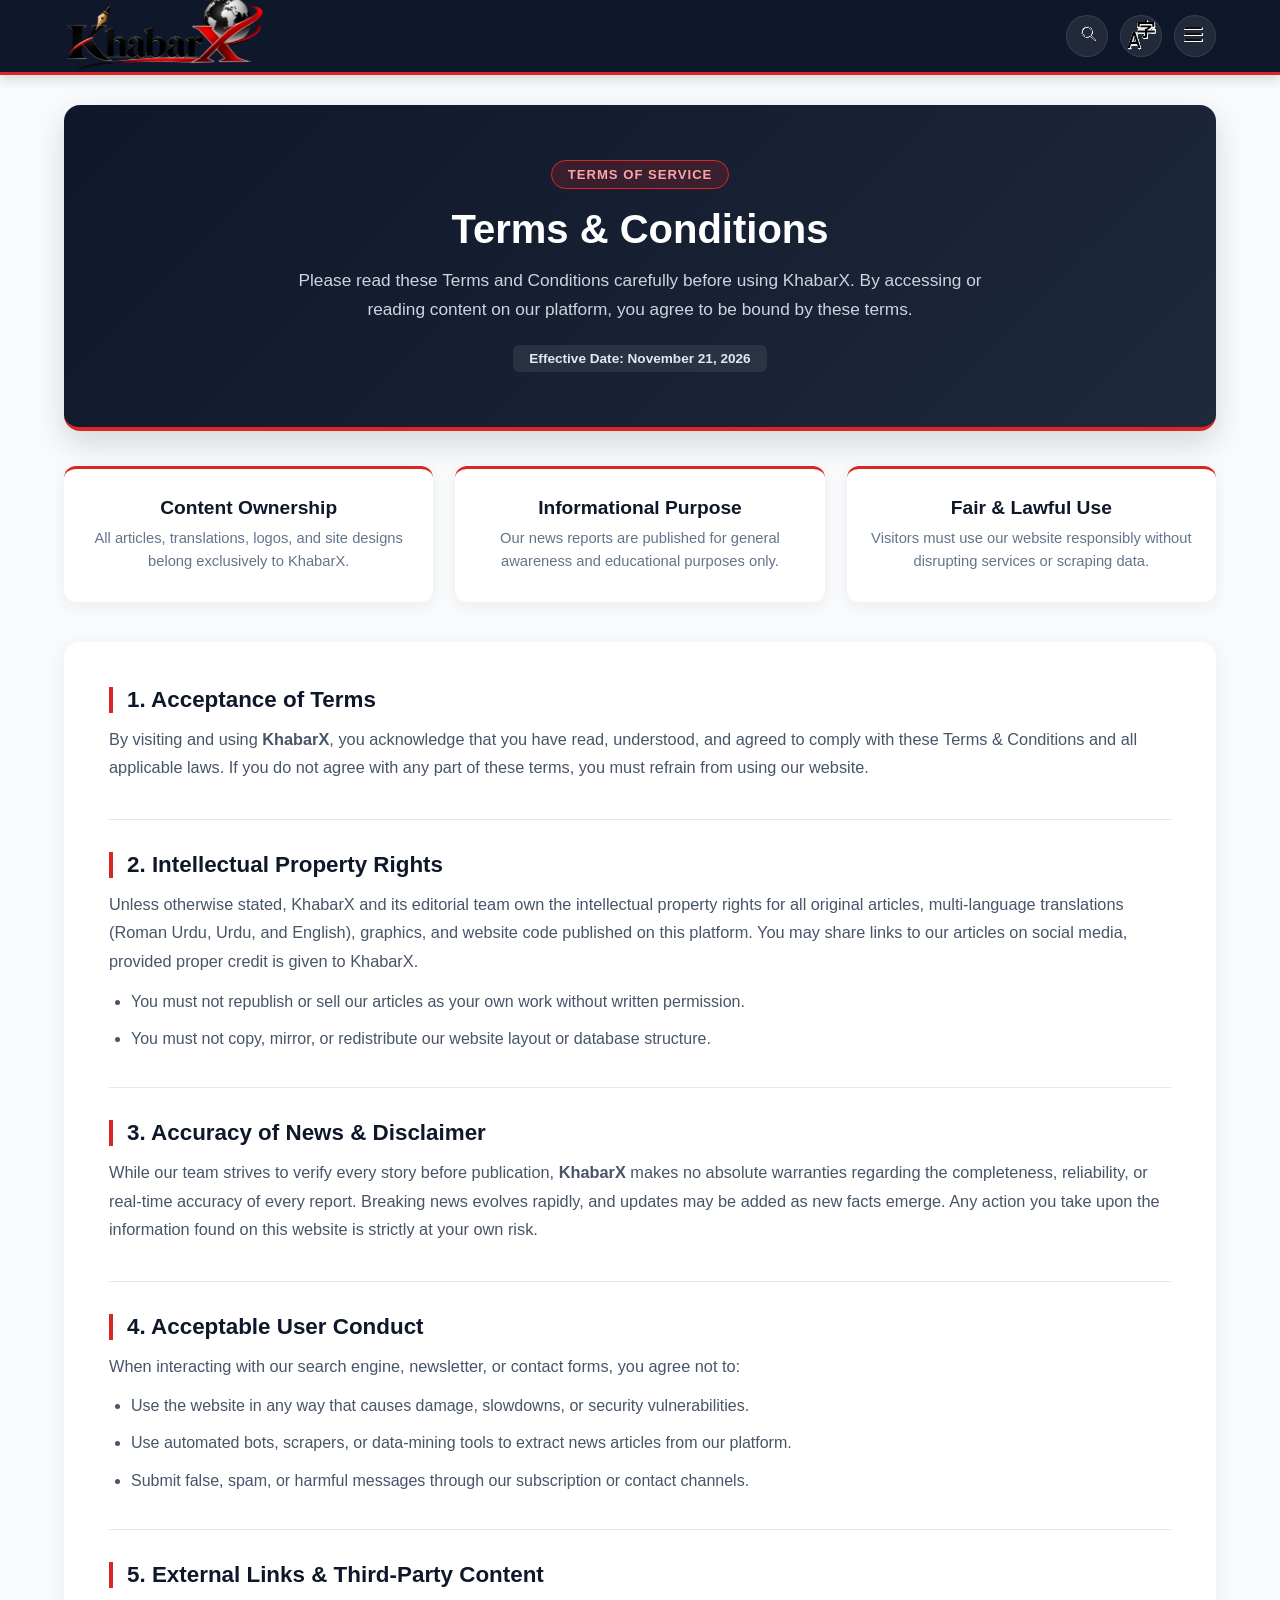
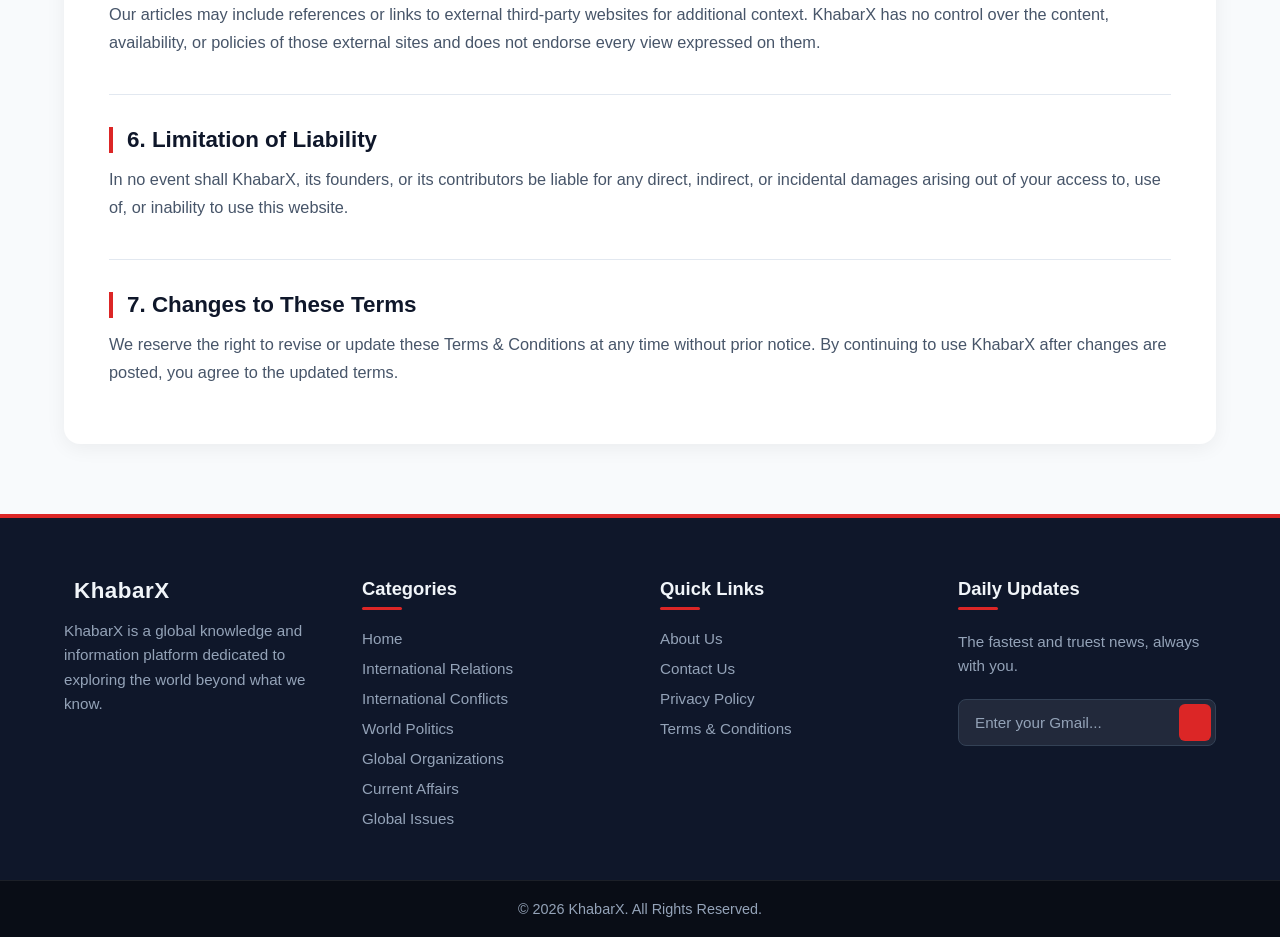
<file: terms&conditions.html>
<!DOCTYPE html>
<html lang="en">
<head>
    
    <meta charset="UTF-8">

    <!-- Har device (Mobile, Tablet, PC) par sahi dikhne ke liye -->
    <meta name="viewport" content="width=device-width, initial-scale=1.0">
    <title>KHABARX</title>

    
    <!-- Agle step mein hum is CSS file ko banayenge -->
    <link rel="stylesheet" href="style.css">
 <script async src="https://www.googletagmanager.com/gtm.js?id=GTM-5VS5SVRN"></script>
 <script>
    window.dataLayer = window.dataLayer || [];
    function gtag(){dataLayer.push(arguments);}
    gtag('js', new Date());
  </script>
</head>
<body>

    <!-- ================= HEADER SECTION ================= -->
    <header class="main-header">
        <!-- Left Side: Logo aur Website ka Naam -->
       <div class="header-left">
            <a href="index.html" class="brand">
                <i class="fa-solid fa-newspaper logo-icon"><img src="pic/logo.png" alt=""></i>
                <span class="site-name"></span>
            </a>
        </div>
        <!-- Right Side: Search, Language Changer, aur Menu Button -->
        <div class="header-right">
            <!-- Search Icon -->
            <button class="icon-btn" id="search-btn" aria-label="Search">
                <i class="fa-solid fa-magnifying-glass"><img src="pic/search.PNG"></i>
            </button>

            <!-- Language Changer Icon -->
            <button class="icon-btn" id="lang-btn" aria-label="Change Language">
                <i class="fa-solid fa-globe"><img src="pic/language.PNG"></i>
            </button>

            <!-- Menu Button Icon -->
            <button class="icon-btn" id="menu-btn" aria-label="Open Menu">
                <i class="fa-solid fa-bars"><img src="pic/menu.PNG"></i>
            </button>
        </div>
            <!-- ================= HIDDEN PANELS (Click karne par khulenge) ================= -->
    
    <!-- 1. Search Bar Panel -->
      <!-- 1. Search Bar Panel (Search + Close Buttons ke saath) -->
    <div id="search-panel" class="hidden-panel search-box-container">
        <div class="search-inner">
            <input type="text" id="search-input" placeholder="Search anything. Discover everything...">
            <!-- Button 1: Search karne ke liye -->
            <button id="submit-search" class="search-action-btn" aria-label="Search">
                <i class="fa-solid fa-magnifying-glass"><img src="pic/search.PNG"></i>
            </button>
            <!-- Button 2: Band karne ke liye -->
            <button id="close-search" class="close-btn" aria-label="Close">
                <i class="fa-solid fa-xmark"><img src="pic/close.PNG"></i>
            </button>
        </div>
    </div>

    <!-- 2. Language Dropdown Menu (3 Zabanein) -->
    <div id="lang-panel" class="hidden-panel lang-dropdown">
        <button class="lang-option active" data-lang="roman">English</button>
        <button class="lang-option" data-lang="urdu">اردو (Urdu)</button>
        <button class="lang-option" data-lang="english">Roman Urdu</button>
    </div>

    <!-- 3. Side Navigation Menu Drawer -->
    <div id="menu-panel" class="hidden-panel side-menu">
        <div class="menu-header">
            <h2>KhabarX</h2>
            <button id="close-menu" class="close-btn"><i class="fa-solid fa-xmark"><img src="pic/close.PNG"></i></button>
        </div>
        <ul class="menu-links">
            <!-- Side Menu aur Footer ke Links ko aise update karein -->
         <li><h4  class="catmenu">World Affairs</h4>
            <a href="category.html?cat=International-Relations">International Relations</a>
            <a href="category.html?cat=International-Conflicts">International Conflicts</a>
            <a href="category.html?cat=World-Politics">World Politics</a>   
            <a href="category.html?cat=Global-Organizations">Global Organizations</a>
            <a href="category.html?cat=Current-Affairs">Current Affairs</a>
            <a href="category.html?cat=Global-Issues">Global Issues</a>   
            <hr>
         </li>
         <li><h4  class="catmenu">Business</h4>
            <a href="category.html?cat=World-Economy">World Economy</a>
            <a href="category.html?cat=Banking&Finance">Banking & Finance</a>
            <a href="category.html?cat=Companies&Brands">Companies & Brands</a>   
            <a href="category.html?cat=Inrerpreneurship">Interpreneurship</a>
            <a href="category.html?cat=Industries">Industries</a>
            <a href="category.html?cat=Cryptocurrency">Cryptocurrency</a>   
            <hr>
         </li>
          <li><h4  class="catmenu">Technology</h4>
            <a href="category.html?cat=AI">AI</a>
            <a href="category.html?cat=Programming">Programming</a>
            <a href="category.html?cat=Cybersecurity">Cybersecurity</a>   
            <a href="category.html?cat=Robotics">Robotics</a>
            <a href="category.html?cat=Software&Applications">Software & Applications</a>
            <a href="category.html?cat=Computer-Science">Computer Science</a>   
            <hr>
         </li>
         
         <li><h4 class="catmenu">Support & helps </h4>
            <a href="about.html">About Us</a></li>
            <a href="contuct.html">Contact Us</a></li>
            <a href="terms&conditions.html">Term & Conditions</a></li>
            <a href="privacy-policy.html">Privacy Policy</a></li>
            <a href="help.html">Helps</a></li>
        </ul>
        
    </div>

    </header>










    <!-- ================= TERMS & CONDITIONS MAIN CONTENT (ENGLISH) ================= -->
    <main id="news-container" class="policy-main-wrapper">

        <!-- 1. Terms Hero Banner -->
        <section class="policy-hero">
            <span class="policy-pill"><i class="fa-solid fa-scale-balanced"></i> TERMS OF SERVICE</span>
            <h1>Terms & Conditions</h1>
            <p>Please read these Terms and Conditions carefully before using KhabarX. By accessing or reading content on our platform, you agree to be bound by these terms.</p>
            <div class="policy-updated">
                <i class="fa-regular fa-calendar-check"></i> Effective Date: November 21, 2026
            </div>
        </section>

        <!-- 2. Quick Key Rules (3 Cards) -->
        <section class="policy-highlights">
            <div class="highlight-card">
                <i class="fa-solid fa-copyright"></i>
                <h3>Content Ownership</h3>
                <p>All articles, translations, logos, and site designs belong exclusively to KhabarX.</p>
            </div>
            <div class="highlight-card">
                <i class="fa-solid fa-circle-info"></i>
                <h3>Informational Purpose</h3>
                <p>Our news reports are published for general awareness and educational purposes only.</p>
            </div>
            <div class="highlight-card">
                <i class="fa-solid fa-handshake"></i>
                <h3>Fair & Lawful Use</h3>
                <p>Visitors must use our website responsibly without disrupting services or scraping data.</p>
            </div>
        </section>

        <!-- 3. Detailed Terms Clauses -->
        <section class="policy-document-box">
            
            <div class="policy-clause">
                <h2>1. Acceptance of Terms</h2>
                <p>By visiting and using <strong>KhabarX</strong>, you acknowledge that you have read, understood, and agreed to comply with these Terms & Conditions and all applicable laws. If you do not agree with any part of these terms, you must refrain from using our website.</p>
            </div>

            <div class="policy-clause">
                <h2>2. Intellectual Property Rights</h2>
                <p>Unless otherwise stated, KhabarX and its editorial team own the intellectual property rights for all original articles, multi-language translations (Roman Urdu, Urdu, and English), graphics, and website code published on this platform. You may share links to our articles on social media, provided proper credit is given to KhabarX.</p>
                <ul>
                    <li>You must not republish or sell our articles as your own work without written permission.</li>
                    <li>You must not copy, mirror, or redistribute our website layout or database structure.</li>
                </ul>
            </div>

            <div class="policy-clause">
                <h2>3. Accuracy of News & Disclaimer</h2>
                <p>While our team strives to verify every story before publication, <strong>KhabarX</strong> makes no absolute warranties regarding the completeness, reliability, or real-time accuracy of every report. Breaking news evolves rapidly, and updates may be added as new facts emerge. Any action you take upon the information found on this website is strictly at your own risk.</p>
            </div>

            <div class="policy-clause">
                <h2>4. Acceptable User Conduct</h2>
                <p>When interacting with our search engine, newsletter, or contact forms, you agree not to:</p>
                <ul>
                    <li>Use the website in any way that causes damage, slowdowns, or security vulnerabilities.</li>
                    <li>Use automated bots, scrapers, or data-mining tools to extract news articles from our platform.</li>
                    <li>Submit false, spam, or harmful messages through our subscription or contact channels.</li>
                </ul>
            </div>

            <div class="policy-clause">
                <h2>5. External Links & Third-Party Content</h2>
                <p>Our articles may include references or links to external third-party websites for additional context. KhabarX has no control over the content, availability, or policies of those external sites and does not endorse every view expressed on them.</p>
            </div>

            <div class="policy-clause">
                <h2>6. Limitation of Liability</h2>
                <p>In no event shall KhabarX, its founders, or its contributors be liable for any direct, indirect, or incidental damages arising out of your access to, use of, or inability to use this website.</p>
            </div>

            <div class="policy-clause">
                <h2>7. Changes to These Terms</h2>
                <p>We reserve the right to revise or update these Terms & Conditions at any time without prior notice. By continuing to use KhabarX after changes are posted, you agree to the updated terms.</p>
            </div>

        </section>

    </main>


    



     <!-- ================= EXPERT LEVEL FOOTER SECTION ================= -->
    <footer class="expert-footer">
        <div class="footer-grid">
            
            <!-- Column 1: Website Info aur Social Icons -->
            <div class="footer-col">
                <div class="footer-brand">
                    <i class="fa-solid fa-newspaper"></i>
                    <h3>KhabarX</h3>
                </div>
                <p>KhabarX is a global knowledge and information platform dedicated to exploring the world beyond what we know.</p>
                <!-- <div class="social-links">
                    <a href="#" aria-label="Facebook"><i class="fa-brands fa-facebook-f"></i></a>
                    <a href="#" aria-label="Twitter"><i class="fa-brands fa-x-twitter"></i></a>
                    <a href="#" aria-label="Instagram"><i class="fa-brands fa-instagram"></i></a>
                    <a href="#" aria-label="YouTube"><i class="fa-brands fa-youtube"></i></a>
                </div> -->
            </div>

            <!-- Column 2: News Categories -->
            <div class="footer-col">
                <h4>Categories</h4>
                <ul>
                   <!-- Side Menu aur Footer ke Links ko aise update karein -->
                 <li><a href="index.html">Home</a></li>
                 <li><a href="category.html?cat=International-Relations">International Relations</a> </li>
                 <li><a href="category.html?cat=International-Conflicts">International Conflicts</a></li>
                 <li><a href="category.html?cat=World-Politics">World Politics</a></li>
                 <li><a href="category.html?cat=Global-Organizations">Global Organizations</a></li>
                 <li><a href="category.html?cat=Current-Affairs">Current Affairs</a></li>
                <li><a href="category.html?cat=Global-Issues">Global Issues</a></li>

                </ul>
            </div>

            <!-- Column 3: Zaroori Links -->
            <div class="footer-col">
                <h4>Quick Links</h4>
                <ul>
                    <li><a href="about.html">About Us</a></li>
                    <li><a href="contuct.html">Contact Us</a></li>
                    <li><a href="privacy-policy.html">Privacy Policy</a></li>
                    <li><a href="terms&conditions.html">Terms & Conditions</a></li>
                </ul>
            </div>

            <!-- Column 4: Newsletter Subscription -->
            <div class="footer-col">
                <h4>Daily Updates</h4>
                <p data-translate="footerTagline">.</p>
                <form class="newsletter-form">
                    <input type="email" placeholder="Enter your Gmail..." required>
                    <button type="submit" aria-label="Subscribe">
                        <i class="fa-solid fa-paper-plane"></i>
                    </button>
                </form>
            </div>

        </div>

        <!-- Footer Bottom: Copyright -->
        <div class="footer-bottom">
            <p>&copy; 2026 KhabarX. All Rights Reserved.</p>
        </div>
    </footer>
    <script src="newsData.js"></script>    
    <script src="script.js"></script>
    <script src="translations.js"></script>
        


</body>
</html>
</file>
<file: style.css>
/* ================= BASIC RESET & VARIABLES ================= */
:root {
    --primary-color: #0f172a;    /* Dark Navy Blue (Header & Footer) */
    --accent-color: #dc2626;     /* News Red (Highlights & Hover) */
    --bg-light: #f8fafc;         /* Halki Grey Background */
    --text-dark: #1e293b;        /* Gehra Text */
    --text-light: #f1f5f9;       /* Safed Text */
    --text-muted: #94a3b8;       /* Halka Grey Text (Footer links) */
    --border-color: #334155;     /* Border Line */
    --transition: all 0.3s ease; /* Smooth Animation */
}

* {
    margin: 0;
    padding: 0;
    box-sizing: border-box;
    font-family: 'Segoe UI', Roboto, Helvetica, Arial, sans-serif;
}

body {
    background-color: var(--bg-light);
    color: var(--text-dark);
    display: flex;
    flex-direction: column;
    min-height: 100vh; /* Footer hamesha neeche rahega */
}

/* ================= HEADER SECTION ================= */
.main-header {
    background-color: var(--primary-color);
    color: var(--text-light);
    padding: 15px 5%;
    display: flex;
    justify-content: space-between;
    align-items: center;
    position: sticky; /* Scroll karne par header upar chipka rahega */
    top: 0;
    z-index: 1000;
    box-shadow: 0 4px 12px rgba(0, 0, 0, 0.15);
    border-bottom: 3px solid var(--accent-color);
}

/* Left Side: Logo & Name */
.header-left .brand {
    display: flex;
    align-items: center;
    gap: 12px;
    text-decoration: none;
    color: var(--text-light);
}

.logo-icon {
    font-size: 1.8rem;
    position: fixed;
    height: 100px !important;
    size: initial;
    display: flex;
    color: var(--accent-color);
    transition: var(--transition);
}

.brand:hover .logo-icon {
    transform: rotate(-8deg) scale(1.1);
}

.site-name {
    font-size: 1.5rem;
    font-weight: 800;
    letter-spacing: 1px;
    text-transform: uppercase;
}

/* Right Side: Icons (Search, Language, Menu) */
.header-right {
    display: flex;
    align-items: center;
    gap: 12px;
    z-index: 1000;
}

.icon-btn {
    background-color: rgba(255, 255, 255, 0.08);
    color: var(--text-light);
    border: 1px solid rgba(255, 255, 255, 0.1);
    width: 42px;
    height: 42px;
    border-radius: 50%; /* Gol Buttons */
    display: flex;
    justify-content: center;
    align-items: center;
    font-size: 1.1rem;
    cursor: pointer;
    transition: var(--transition);
}

.icon-btn:hover {
    background-color: var(--accent-color);
    border-color: var(--accent-color);
    transform: translateY(-2px);
}

.icon-btn:active {
    transform: scale(0.95);
}

/* ================= MAIN CONTENT (Khali Jagah) ================= */
#news-container {
    flex: 1; /* Bachi hui saari jagah lega taake footer neeche rahe */
    width: 100%;
    max-width: 1280px;
    margin: 0 auto;
    padding: 30px 5%;
}

/* ================= INDEX HERO / INTRO SECTION ================= */
/* ================= SECTION 2: LATEST 5 NEWS (MAGAZINE STYLE) ================= */
.latest-news-section {
    margin-bottom: 50px;
}

.section-header {
    display: flex;
    justify-content: space-between;
    align-items: center;
    margin-bottom: 25px;
    padding-bottom: 12px;
    border-bottom: 2px solid #e2e8f0;
}

.section-header h2 {
    font-size: 1.6rem;
    font-weight: 800;
    color: var(--primary-color);
    display: flex;
    align-items: center;
    gap: 10px;
}

.section-header h2 i {
    color: var(--accent-color);
}

.live-tag {
    background-color: rgba(220, 38, 38, 0.1);
    color: var(--accent-color);
    font-size: 0.75rem;
    font-weight: 800;
    padding: 5px 12px;
    border-radius: 20px;
    letter-spacing: 0.5px;
}

/* Magazine Grid: Pehli khabar bari, baqi 4 cards neeche/saath */
.latest-magazine-grid {
    display: grid;
    grid-template-columns: repeat(2, 1fr);
    gap: 25px;
}

/* Sab se pehli (#1 Latest) News ko poori chaurai (Full Width Featured) dena */
.latest-magazine-grid .news-card:first-child {
    grid-column: 1 / -1;
    display: grid;
    grid-template-columns: 1.2fr 1fr;
    align-items: center;
}

.latest-magazine-grid .news-card:first-child img {
    height: 100%;
    min-height: 290px;
    max-height: 360px;
}

.latest-magazine-grid .news-card:first-child h3 {
    font-size: 1.6rem;
}

/* Mobile & Tablet Responsive */
@media (max-width: 768px) {
    .latest-magazine-grid {
        grid-template-columns: 1fr;
    }

    .latest-magazine-grid .news-card:first-child {
        grid-template-columns: 1fr;
    }

    .latest-magazine-grid .news-card:first-child img {
        height: 210px;
        min-height: auto;
    }

    .latest-magazine-grid .news-card:first-child h3 {
        font-size: 1.25rem;
    }
}








/* ================= SECTION 4: MOST POPULAR 10 NEWS ================= */
.popular-news-section {
    width: 100%;
    padding: 50px 5%;
    background-color: #f1f5f9;
}

.popular-container {
    max-width: 1280px;
    margin: 0 auto;
}

.popular-grid {
    display: grid;
    grid-template-columns: repeat(auto-fill, minmax(280px, 1fr));
    gap: 25px;
}

.popular-card {
    position: relative;
    background-color: #ffffff;
    border-radius: 10px;
    overflow: hidden;
    box-shadow: 0 4px 15px rgba(0, 0, 0, 0.07);
    transition: var(--transition);
    cursor: pointer;
    display: flex;
    flex-direction: column;
}

.popular-card:hover {
    transform: translateY(-5px);
    box-shadow: 0 10px 25px rgba(0, 0, 0, 0.14);
}

/* Top-Left Ranking Number (#1, #2, #3...) */
.rank-badge {
    position: absolute;
    top: 12px;
    left: 12px;
    background-color: var(--accent-color);
    color: #ffffff;
    font-weight: 800;
    font-size: 0.95rem;
    padding: 5px 12px;
    border-radius: 6px;
    box-shadow: 0 4px 10px rgba(0, 0, 0, 0.3);
    z-index: 2;
}

.popular-card img {
    width: 100%;
    height: 180px;
    object-fit: cover;
}

.popular-card-body {
    padding: 18px;
    flex: 1;
    display: flex;
    flex-direction: column;
}

.popular-card-body h3 {
    font-size: 1.12rem;
    color: var(--text-dark);
    line-height: 1.4;
    margin-bottom: 10px;
}

.popular-card-body p {
    font-size: 0.9rem;
    color: #64748b;
    line-height: 1.5;
    margin-bottom: 15px;
    flex: 1;
}

.popular-meta {
    display: flex;
    justify-content: space-between;
    align-items: center;
    font-size: 0.8rem;
    color: #94a3b8;
    border-top: 1px solid #f1f5f9;
    padding-top: 10px;
}




/* ================= FULL-WIDTH 5-PAGE KNOWLEDGE SLIDER ================= */
.full-width-slider-section {
    width: 100%;
    min-height: 85vh;
    background: linear-gradient(135deg, #0f172a 0%, #1e293b 100%);
    border-top: 4px solid var(--accent-color);
    border-bottom: 4px solid var(--accent-color);
    position: relative;
    display: flex;
    align-items: center;
    justify-content: center;
    overflow: hidden;
    margin: 0;
}

.fw-slider-container {
    width: 100%;
    max-width: 1200px;
    margin: 0 auto;
    padding: 60px 80px;
    text-align: center;
}

.fw-slide {
    display: none;
    animation: slideFadeIn 0.5s ease;
}

.fw-slide.active {
    display: block;
}

.fw-slide-content {
    max-width: 800px;
    margin: 0 auto;
}

.fw-badge {
    display: inline-block;
    background-color: rgba(220, 38, 38, 0.18);
    color: #fca5a5;
    border: 1px solid var(--accent-color);
    padding: 6px 18px;
    border-radius: 25px;
    font-size: 0.85rem;
    font-weight: 700;
    letter-spacing: 1px;
    margin-bottom: 25px;
}

.fw-icon {
    width: 90px;
    height: 90px;
    background-color: var(--accent-color);
    color: white;
    border-radius: 50%;
    display: flex;
    justify-content: center;
    align-items: center;
    font-size: 2.4rem;
    margin: 0 auto 25px auto;
    box-shadow: 0 10px 30px rgba(220, 38, 38, 0.45);
}

.fw-slide h2 {
    font-size: 2.5rem;
    font-weight: 800;
    color: #ffffff;
    margin-bottom: 20px;
    line-height: 1.3;
}

.fw-slide p {
    font-size: 1.2rem;
    line-height: 1.8;
    color: #cbd5e1;
}

.fw-arrow {
    position: absolute;
    top: 50%;
    transform: translateY(-50%);
    background-color: rgba(255, 255, 255, 0.08);
    color: white;
    border: 1px solid rgba(255, 255, 255, 0.2);
    width: 52px;
    height: 52px;
    border-radius: 50%;
    font-size: 1.2rem;
    cursor: pointer;
    display: flex;
    justify-content: center;
    align-items: center;
    transition: var(--transition);
    z-index: 10;
}

.fw-arrow:hover {
    background-color: var(--accent-color);
    border-color: var(--accent-color);
}

.fw-prev { left: 25px; }
.fw-next { right: 25px; }

.fw-dots {
    position: absolute;
    bottom: 30px;
    left: 50%;
    transform: translateX(-50%);
    display: flex;
    gap: 12px;
    z-index: 10;
}

.fw-dot {
    width: 14px;
    height: 14px;
    border-radius: 50%;
    background-color: rgba(255, 255, 255, 0.3);
    border: none;
    cursor: pointer;
    transition: var(--transition);
}

.fw-dot.active {
    background-color: var(--accent-color);
    width: 34px;
    border-radius: 10px;
}

@keyframes slideFadeIn {
    from { opacity: 0; transform: translateY(12px); }
    to { opacity: 1; transform: translateY(0); }
}

@media (max-width: 768px) {
    .full-width-slider-section { min-height: 80vh; }
    .fw-slider-container { padding: 50px 25px 75px 25px; }
    .fw-icon { width: 70px; height: 70px; font-size: 1.8rem; }
    .fw-slide h2 { font-size: 1.65rem; }
    .fw-slide p { font-size: 1rem; }
    .fw-arrow { width: 40px; height: 40px; font-size: 1rem; }
    .fw-prev { left: 10px; }
    .fw-next { right: 10px; }
}



/* ================= EXPERT LEVEL FOOTER SECTION ================= */
.expert-footer {
    background-color: var(--primary-color);
    color: var(--text-light);
    padding-top: 60px;
    margin-top: auto;
    border-top: 4px solid var(--accent-color);
}

.footer-grid {
    max-width: 1280px;
    margin: 0 auto;
    padding: 0 5% 40px 5%;
    display: grid;
    grid-template-columns: repeat(4, 1fr); /* Desktop par 4 barabar columns */
    gap: 40px;
}

/* Footer Column 1: Brand & Socials */
.footer-brand {
    display: flex;
    align-items: center;
    gap: 10px;
    margin-bottom: 15px;
}

.footer-brand i {
    font-size: 1.6rem;
    height: 20px;
    color: var(--accent-color);
}

.footer-brand h3 {
    font-size: 1.4rem;
    font-weight: 800;
    letter-spacing: 0.5px;
}

.footer-col p {
    color: var(--text-muted);
    line-height: 1.6;
    font-size: 0.95rem;
    margin-bottom: 20px;
}

.social-links {
    display: flex;
    gap: 12px;
}

.social-links a {
    width: 38px;
    height: 38px;
    background-color: rgba(255, 255, 255, 0.08);
    color: var(--text-light);
    border-radius: 8px;
    display: flex;
    justify-content: center;
    align-items: center;
    text-decoration: none;
    transition: var(--transition);
}

.social-links a:hover {
    background-color: var(--accent-color);
    transform: translateY(-3px);
}

/* Footer Columns 2 & 3: Links */
.footer-col h4 {
    font-size: 1.15rem;
    font-weight: 700;
    margin-bottom: 20px;
    position: relative;
    padding-bottom: 10px;
}

/* Headings ke neeche choti laal line */
.footer-col h4::after {
    content: '';
    position: absolute;
    left: 0;
    bottom: 0;
    width: 40px;
    height: 3px;
    background-color: var(--accent-color);
    border-radius: 2px;
}

.footer-col ul {
    list-style: none;
}

.footer-col ul li {
    margin-bottom: 12px;
}

.footer-col ul li a {
    color: var(--text-muted);
    text-decoration: none;
    font-size: 0.95rem;
    transition: var(--transition);
    display: inline-block;
}

.footer-col ul li a:hover {
    color: var(--text-light);
    transform: translateX(6px); /* Hover karne par halka sa aage khiskega */
}

/* Footer Column 4: Newsletter Form */
.newsletter-form {
    display: flex;
    background-color: rgba(255, 255, 255, 0.08);
    border: 1px solid var(--border-color);
    border-radius: 8px;
    overflow: hidden;
    padding: 4px;
}

.newsletter-form input {
    flex: 1;
    background: transparent;
    border: none;
    padding: 10px 12px;
    color: var(--text-light);
    font-size: 0.95rem;
    outline: none;
    min-width: 0; /* Mobile overflow rokne ke liye */
}

.newsletter-form input::placeholder {
    color: var(--text-muted);
}

.newsletter-form button {
    background-color: var(--accent-color);
    color: var(--text-light);
    border: none;
    padding: 10px 16px;
    border-radius: 6px;
    cursor: pointer;
    font-size: 1rem;
    transition: var(--transition);
}

.newsletter-form button:hover {
    background-color: #b91c1c;
}

/* Footer Bottom: Copyright */
.footer-bottom {
    background-color: #090d16;
    text-align: center;
    padding: 20px 5%;
    border-top: 1px solid rgba(255, 255, 255, 0.08);
}

.footer-bottom p {
    color: var(--text-muted);
    font-size: 0.9rem;
}

/* ================= RESPONSIVE DESIGN (Har Device Ke Liye) ================= */

/* Tablets & Choti Laptop Screens (992px se kam) */
@media (max-width: 992px) {
    .footer-grid {
        grid-template-columns: repeat(2, 1fr); /* 4 columns ki jagah 2x2 grid */
        gap: 30px;
    }
}

/* Mobile Phones (600px se kam) */
@media (max-width: 600px) {
    .main-header {
        padding: 12px 4%;
    }

    .logo-icon {
        font-size: 1.5rem;
    }

    .site-name {
        font-size: 1.2rem;
    }

    .header-right {
        gap: 8px;
    }

    .icon-btn {
        width: 36px;
        height: 36px;
        font-size: 0.95rem;
    }

    .expert-footer {
        padding-top: 40px;
    }

    .footer-grid {
        grid-template-columns: 1fr; /* Mobile par saare columns ek ke neeche ek */
        gap: 30px;
    }
}




/* ================= HIDDEN PANELS & DROPDOWNS ================= */
.hidden-panel {
    display: none; /* Shuru mein sab chupay rahenge */
}

/* 1. Search Bar Design */
.search-box-container {
    background-color: #1e293b;
    padding: 15px 5%;
    border-bottom: 2px solid var(--accent-color);
    animation: slideDown 0.3s ease;
    z-index: 1000;
}

.search-box-container.active {
    display: block;
}

.search-inner {
    max-width: 800px;
    margin: 0 auto;
    display: flex;
    gap: 10px;
}

.search-inner input {
    flex: 1;
    padding: 12px 15px;
    border-radius: 6px;
    border: 1px solid var(--border-color);
    background-color: var(--primary-color);
    color: var(--text-light);
    font-size: 1rem;
    outline: none;
}

.close-btn {
    background: var(--accent-color);
    color: white;
    border: none;
    width: 42px;
    height: 42px;
    border-radius: 6px;
    cursor: pointer;
    font-size: 1.1rem;
}

/* 2. Language Dropdown (Header ke right side ke neeche) */
.lang-dropdown {
    position: fixed;
    top: 75px;
    right: 5%;
    background-color: var(--primary-color);
    border: 1px solid var(--border-color);
    border-radius: 8px;
    box-shadow: 0 10px 25px rgba(0, 0, 0, 0.3);
    z-index: 1001;
    width: 160px;
    overflow: hidden;
    flex-direction: column;
}

.lang-dropdown.active {
    display: flex;
}

.lang-option {
    background: transparent;
    color: var(--text-light);
    border: none;
    padding: 12px 15px;
    text-align: left;
    cursor: pointer;
    font-size: 0.95rem;
    border-bottom: 1px solid rgba(255, 255, 255, 0.08);
    transition: var(--transition);
}

.lang-option:last-child {
    border-bottom: none;
}

.lang-option:hover, .lang-option.active {
    background-color: var(--accent-color);
}

/* 3. Side Menu Drawer */
/* 3. Side Menu Drawer (Scrollable & Mobile Friendly) */
.side-menu {
    position: fixed;
    top: 0;
    right: 0;
    width: 280px;
    height: 100vh; /* Poori screen ki height */
    max-height: 100dvh; /* Mobile browsers ke address bar ke hisab se exact height */
    background-color: var(--primary-color);
    z-index: 1002;
    padding: 25px 20px;
    box-shadow: -5px 0 25px rgba(0, 0, 0, 0.4);
    flex-direction: column;
    overflow: hidden; /* Bahar ka overflow rokega */
}

.side-menu.active {
    display: flex;
}

.menu-header {
    display: flex;
    justify-content: space-between;
    align-items: center;
    padding-bottom: 15px;
    border-bottom: 2px solid var(--accent-color);
    margin-bottom: 15px;
    color: var(--text-light);
    flex-shrink: 0; /* Header upar fix rahega, pichkega nahi */
}

/* Sirf yeh links wali list smoothly scroll hogi */
.menu-links {
    list-style: none;
    flex: 1; /* Bachi hui saari jagah lega */
    overflow-y: auto; /* Links zyada hone par khud scroll bar aa jayega */
    padding-right: 6px; /* Scrollbar aur text ke beech thori jagah */
}

/* Khubsurat Slim Custom Scrollbar */
.menu-links::-webkit-scrollbar {
    width: 5px;
}

.menu-links::-webkit-scrollbar-track {
    background: rgba(255, 255, 255, 0.05);
    border-radius: 10px;
}

.menu-links::-webkit-scrollbar-thumb {
    background: var(--accent-color);
    border-radius: 10px;
}

.menu-links li {
    margin-bottom: 18px;

}

.menu-links a {
    color: var(--text-light);
    text-decoration: none;
    font-size: 1.05rem;
    display: block;
    padding: 10px 12px;
    border-radius: 6px;
    transition: var(--transition);
    margin-bottom: 10px;
}
.catmenu{
    margin-bottom: 15px;
    margin-top: 10px;
    color: rgb(207, 207, 43);
}
.menu-links a:hover {
    background-color: rgba(255, 255, 255, 0.1);
    color: var(--accent-color);
    padding-left: 16px;
}


@keyframes slideDown {
    from { opacity: 0; transform: translateY(-10px); }
    to { opacity: 1; transform: translateY(0); }
}



/* 1. Search Bar Design (100% Mobile Safe) */
.search-box-container {
    background-color: #1e293b;
    padding: 12px 4%;
    border-bottom: 2px solid var(--accent-color);
    width: 100%;
    z-index: 1000;
    max-width: 100vw;
    overflow: hidden; /* Screen se bahar jane se rokega */
    animation: slideDown 0.3s ease;
}

.search-box-container.active {
    display: block;
}

.search-inner {
    width: 100%;
    max-width: 800px;
    margin: 0 auto;
    display: flex;
    align-items: center;
    gap: 8px;
}

.search-inner input {
    flex: 1;
    min-width: 0; /* YEH LINE MOBILE PAR SCREEN BIKHARNE SE ROKTI HAI */
    width: 100%;
    height: 42px;
    padding: 0 12px;
    border-radius: 6px;
    border: 1px solid var(--border-color);
    background-color: var(--primary-color);
    color: var(--text-light);
    font-size: 1rem;
    outline: none;
}

/* Search Action Button */
.search-action-btn {
    background-color: #2563eb; /* Neela rang taake Close button se alag dikhe */
    color: white;
    border: none;
    min-width: 42px;
    height: 42px;
    border-radius: 6px;
    cursor: pointer;
    font-size: 1rem;
    display: flex;
    justify-content: center;
    align-items: center;
    flex-shrink: 0; /* Mobile par button pichke ga nahi */
    transition: var(--transition);
}

.search-action-btn:hover {
    background-color: #1d4ed8;
}

/* Close Button */
.close-btn {
    background-color: var(--accent-color);
    color: white;
    border: none;
    min-width: 42px;
    height: 42px;
    border-radius: 6px;
    cursor: pointer;
    font-size: 1.1rem;
    display: flex;
    justify-content: center;
    align-items: center;
    flex-shrink: 0; /* Mobile par button pichke ga nahi */
    transition: var(--transition);
}






/* ================= SEARCH RESULTS & NEWS CARDS ================= */
.search-status-bar {
    display: flex;
    justify-content: space-between;
    align-items: center;
    background-color: white;
    padding: 15px 20px;
    border-radius: 8px;
    margin-bottom: 25px;
    box-shadow: 0 2px 8px rgba(0, 0, 0, 0.08);
    border-left: 4px solid var(--accent-color);
    flex-wrap: wrap;
    gap: 10px;
}

.reset-btn {
    background-color: var(--primary-color);
    color: white;
    border: none;
    padding: 8px 16px;
    border-radius: 6px;
    cursor: pointer;
    font-size: 0.9rem;
    transition: var(--transition);
}

.reset-btn:hover {
    background-color: var(--accent-color);
}

/* News Cards Grid */
.news-grid {
    display: grid;
    grid-template-columns: repeat(auto-fill, minmax(300px, 1fr));
    gap: 25px;
}

.news-card {
    background-color: white;
    border-radius: 10px;
    overflow: hidden;
    box-shadow: 0 4px 15px rgba(0, 0, 0, 0.08);
    transition: var(--transition);
    display: flex;
    flex-direction: column;
}

.news-card:hover {
    transform: translateY(-5px);
    box-shadow: 0 8px 25px rgba(0, 0, 0, 0.15);
}

.news-card img {
    width: 100%;
    height: 190px;
    object-fit: cover;
}

.news-card-body {
    padding: 20px;
    flex: 1;
    display: flex;
    flex-direction: column;
}

.news-badge {
    background-color: var(--accent-color);
    color: white;
    font-size: 0.75rem;
    font-weight: 700;
    padding: 4px 10px;
    border-radius: 4px;
    align-self: flex-start;
    margin-bottom: 10px;
    text-transform: uppercase;
}

.news-card-body h3 {
    font-size: 1.2rem;
    margin-bottom: 10px;
    color: var(--text-dark);
    line-height: 1.4;
}

.news-card-body p {
    font-size: 0.95rem;
    color: #64748b;
    line-height: 1.6;
    margin-bottom: 15px;
    flex: 1;
}

.news-date {
    font-size: 0.8rem;
    color: #94a3b8;
    border-top: 1px solid #f1f5f9;
    padding-top: 10px;
}

/* Oops Message Box (Jab kuch na mile) */
.oops-box {
    text-align: center;
    background-color: white;
    padding: 50px 20px;
    border-radius: 12px;
    box-shadow: 0 4px 20px rgba(0, 0, 0, 0.08);
    max-width: 550px;
    margin: 30px auto;
}

.oops-box i {
    font-size: 4rem;
    color: var(--accent-color);
    margin-bottom: 15px;
}

.oops-box h2 {
    font-size: 1.8rem;
    color: var(--text-dark);
    margin-bottom: 10px;
}

.oops-box p {
    color: #64748b;
    margin-bottom: 25px;
    line-height: 1.6;
}
/* ================= FULL NEWS DETAIL & CATEGORY VIEW ================= */
.news-card {
    cursor: pointer; /* Mouse le jane par hath (pointer) ka nishan banega */
}

.full-article-box {
    background-color: white;
    border-radius: 12px;
    padding: 30px;
    box-shadow: 0 4px 20px rgba(0, 0, 0, 0.08);
    margin-bottom: 40px;
}

.article-top-bar {
    display: flex;
    justify-content: space-between;
    align-items: center;
    margin-bottom: 20px;
    flex-wrap: wrap;
    gap: 10px;
}

.article-hero-img {
    width: 100%;
    max-height: 450px;
    object-fit: cover;
    border-radius: 10px;
    margin-bottom: 25px;
}

.full-article-box h1 {
    font-size: 2rem;
    color: var(--text-dark);
    line-height: 1.4;
    margin-bottom: 15px;
}

.article-meta {
    color: #64748b;
    font-size: 0.9rem;
    margin-bottom: 25px;
    padding-bottom: 15px;
    border-bottom: 1px solid #e2e8f0;
    display: flex;
    gap: 20px;
}

.article-full-content {
    font-size: 1.15rem;
    line-height: 1.9;
    color: #334155;
    white-space: pre-line; /* Paragraphs ko sahi dikhane ke liye */
}

/* Neeche Related Category Section */
.related-category-section h2 {
    font-size: 1.5rem;
    margin-bottom: 20px;
    padding-left: 12px;
    border-left: 4px solid var(--accent-color);
    color: var(--text-dark);
}

/* Urdu Text ke liye Right-to-Left (RTL) Support */
.rtl-text {
    direction: rtl;
    text-align: right;
    font-family: 'Noto Nastaliq Urdu', 'Segoe UI', sans-serif;
}

@media (max-width: 600px) {
    .full-article-box {
        padding: 20px 15px;
    }
    .full-article-box h1 {
        font-size: 1.5rem;
    }
}



















/* ================= SECTION 5: TOP 5 CATEGORIES (CIRCLE BOXES) ================= */
.top-categories-section {
    width: 100%;
    padding: 60px 5%;
    background-color: #ffffff;
    border-top: 1px solid #e2e8f0;
}

.categories-container {
    max-width: 1280px;
    margin: 0 auto;
}

/* Desktop par 5 barabar boxes ek line mein */
.circle-categories-grid {
    display: grid;
    grid-template-columns: repeat(5, 1fr);
    gap: 22px;
}

.cat-circle-box {
    background-color: var(--bg-light);
    border: 1px solid #e2e8f0;
    border-radius: 16px;
    padding: 32px 15px;
    text-align: center;
    text-decoration: none;
    color: var(--text-dark);
    display: flex;
    flex-direction: column;
    align-items: center;
    justify-content: center;
    transition: all 0.35s cubic-bezier(0.25, 0.8, 0.25, 1);
    position: relative;
    overflow: hidden;
}

/* Hover karne par box upar uthega aur border laal hoga */
.cat-circle-box:hover {
    transform: translateY(-8px);
    background-color: #ffffff;
    border-color: var(--accent-color);
    box-shadow: 0 15px 30px rgba(15, 23, 42, 0.12);
}

/* Gol Circle Ring */
.cat-circle-ring {
    width: 85px;
    height: 85px;
    border-radius: 50%;
    background: linear-gradient(135deg, var(--primary-color) 0%, #1e293b 100%);
    color: #ffffff;
    display: flex;
    justify-content: center;
    align-items: center;
    font-size: 2rem;
    margin-bottom: 18px;
    border: 4px solid #ffffff;
    box-shadow: 0 0 0 3px rgba(15, 23, 42, 0.15);
    transition: all 0.35s ease;
}

/* Hover karne par Circle laal aur thora bara hoga */
.cat-circle-box:hover .cat-circle-ring {
    background: var(--accent-color);
    box-shadow: 0 0 0 5px rgba(220, 38, 38, 0.25);
    transform: scale(1.08) rotate(5deg);
}

.cat-circle-box h3 {
    font-size: 1.2rem;
    font-weight: 800;
    color: var(--primary-color);
    margin-bottom: 6px;
    transition: var(--transition);
}

.cat-circle-box:hover h3 {
    color: var(--accent-color);
}

.cat-sub {
    font-size: 0.82rem;
    color: #64748b;
    font-weight: 500;
}

/* Tablet Screens (992px se kam): 3 columns upar, 2 neeche */
@media (max-width: 992px) {
    .circle-categories-grid {
        grid-template-columns: repeat(3, 1fr);
    }
}

/* Mobile Screens (600px se kam): 2-2 boxes ke khoobsurat cards */
@media (max-width: 600px) {
    .top-categories-section {
        padding: 40px 4%;
    }

    .circle-categories-grid {
        grid-template-columns: repeat(2, 1fr);
        gap: 15px;
    }

    .cat-circle-box {
        padding: 24px 12px;
    }

    .cat-circle-ring {
        width: 70px;
        height: 70px;
        font-size: 1.6rem;
    }

    .cat-circle-box h3 {
        font-size: 1.05rem;
    }
}












/* ================= ABOUT US PAGE (EXPERT LEVEL DESIGN) ================= */

/* 1. About Hero Banner */
.about-hero {
    background: linear-gradient(135deg, var(--primary-color) 0%, #1e293b 100%);
    color: var(--text-light);
    padding: 65px 35px;
    border-radius: 16px;
    text-align: center;
    margin-bottom: 35px;
    border-bottom: 4px solid var(--accent-color);
    box-shadow: 0 12px 30px rgba(15, 23, 42, 0.15);
}

.about-pill {
    display: inline-block;
    background-color: rgba(220, 38, 38, 0.18);
    color: #fca5a5;
    border: 1px solid var(--accent-color);
    padding: 6px 16px;
    border-radius: 25px;
    font-size: 0.82rem;
    font-weight: 700;
    letter-spacing: 1px;
    margin-bottom: 20px;
}

.about-hero h1 {
    font-size: 2.5rem;
    font-weight: 800;
    line-height: 1.3;
    max-width: 820px;
    margin: 0 auto 18px auto;
    color: #ffffff;
}

.about-hero p {
    font-size: 1.12rem;
    line-height: 1.75;
    color: #cbd5e1;
    max-width: 750px;
    margin: 0 auto;
}

/* 2. Key Highlights / Stats Grid */
.about-stats-grid {
    display: grid;
    grid-template-columns: repeat(4, 1fr);
    gap: 20px;
    margin-bottom: 50px;
}

.stat-box {
    background-color: #ffffff;
    padding: 28px 20px;
    border-radius: 12px;
    text-align: center;
    box-shadow: 0 4px 15px rgba(0, 0, 0, 0.06);
    border-top: 3px solid var(--accent-color);
    transition: var(--transition);
}

.stat-box:hover {
    transform: translateY(-5px);
    box-shadow: 0 10px 25px rgba(0, 0, 0, 0.12);
}

.stat-box i {
    font-size: 2rem;
    color: var(--accent-color);
    margin-bottom: 12px;
}

.stat-box h3 {
    font-size: 1.35rem;
    font-weight: 800;
    color: var(--primary-color);
    margin-bottom: 6px;
}

.stat-box p {
    font-size: 0.88rem;
    color: #64748b;
}

/* 3. Our Story 2-Column Layout */
.about-story-section {
    display: grid;
    grid-template-columns: 1.3fr 1fr;
    gap: 35px;
    align-items: center;
    background-color: #ffffff;
    padding: 45px;
    border-radius: 16px;
    box-shadow: 0 4px 20px rgba(0, 0, 0, 0.06);
    margin-bottom: 50px;
}

.sub-label {
    color: var(--accent-color);
    font-weight: 800;
    font-size: 0.85rem;
    letter-spacing: 1.5px;
    display: block;
    margin-bottom: 10px;
}

.story-text h2 {
    font-size: 2rem;
    font-weight: 800;
    color: var(--primary-color);
    margin-bottom: 18px;
    line-height: 1.3;
}

.story-text p {
    font-size: 1.02rem;
    line-height: 1.75;
    color: #475569;
    margin-bottom: 15px;
}

.story-checklist {
    list-style: none;
    margin-top: 20px;
}

.story-checklist li {
    display: flex;
    align-items: center;
    gap: 10px;
    font-size: 0.98rem;
    color: var(--text-dark);
    font-weight: 600;
    margin-bottom: 12px;
}

.story-checklist i {
    color: var(--accent-color);
    font-size: 1.1rem;
}

/* Right Side Editorial Quote Card */
.story-visual-card {
    background: linear-gradient(145deg, var(--primary-color) 0%, #1e293b 100%);
    color: #ffffff;
    padding: 35px;
    border-radius: 14px;
    border-left: 5px solid var(--accent-color);
    box-shadow: 0 12px 28px rgba(15, 23, 42, 0.2);
}

.editorial-badge {
    display: flex;
    align-items: center;
    gap: 14px;
    margin-bottom: 22px;
    padding-bottom: 18px;
    border-bottom: 1px solid rgba(255, 255, 255, 0.12);
}

.editorial-badge i {
    font-size: 2.2rem;
    color: var(--accent-color);
}

.editorial-badge h4 {
    font-size: 1.15rem;
    font-weight: 700;
}

.editorial-badge span {
    font-size: 0.85rem;
    color: #94a3b8;
}

.quote-text {
    font-size: 1.15rem;
    font-style: italic;
    line-height: 1.7;
    color: #e2e8f0;
    margin-bottom: 25px;
}

.founder-sign strong {
    display: block;
    font-size: 1.05rem;
    color: #ffffff;
}

.founder-sign span {
    font-size: 0.85rem;
    color: #fca5a5;
}

/* 4. 4 Core Pillars */
.about-pillars-section {
    margin-bottom: 50px;
}

.pillars-header {
    text-align: center;
    margin-bottom: 35px;
}

.pillars-header h2 {
    font-size: 2rem;
    font-weight: 800;
    color: var(--primary-color);
    margin-bottom: 8px;
}

.pillars-header p {
    color: #64748b;
    font-size: 1.02rem;
}

.pillars-grid {
    display: grid;
    grid-template-columns: repeat(4, 1fr);
    gap: 22px;
}

.pillar-card {
    background-color: #ffffff;
    padding: 30px 22px;
    border-radius: 14px;
    box-shadow: 0 4px 15px rgba(0, 0, 0, 0.06);
    transition: var(--transition);
    border-bottom: 3px solid transparent;
}

.pillar-card:hover {
    transform: translateY(-6px);
    border-bottom-color: var(--accent-color);
    box-shadow: 0 12px 25px rgba(0, 0, 0, 0.12);
}

.pillar-icon {
    width: 55px;
    height: 55px;
    background-color: rgba(220, 38, 38, 0.1);
    color: var(--accent-color);
    border-radius: 12px;
    display: flex;
    justify-content: center;
    align-items: center;
    font-size: 1.5rem;
    margin-bottom: 18px;
    transition: var(--transition);
}

.pillar-card:hover .pillar-icon {
    background-color: var(--accent-color);
    color: #ffffff;
}

.pillar-card h3 {
    font-size: 1.2rem;
    font-weight: 700;
    color: var(--primary-color);
    margin-bottom: 10px;
}

.pillar-card p {
    font-size: 0.92rem;
    line-height: 1.65;
    color: #64748b;
}

/* 5. Call To Action (CTA Banner) */
.about-cta-banner {
    background: linear-gradient(135deg, var(--accent-color) 0%, #991b1b 100%);
    color: #ffffff;
    padding: 45px 30px;
    border-radius: 16px;
    text-align: center;
    box-shadow: 0 10px 25px rgba(220, 38, 38, 0.25);
}

.about-cta-banner h2 {
    font-size: 1.9rem;
    font-weight: 800;
    margin-bottom: 10px;
}

.about-cta-banner p {
    font-size: 1.05rem;
    color: #fee2e2;
    margin-bottom: 25px;
}

.cta-buttons {
    display: flex;
    justify-content: center;
    gap: 15px;
    flex-wrap: wrap;
}

.cta-btn-primary, .cta-btn-secondary {
    padding: 12px 26px;
    border-radius: 8px;
    font-weight: 700;
    text-decoration: none;
    font-size: 1rem;
    display: inline-flex;
    align-items: center;
    gap: 8px;
    transition: var(--transition);
}

.cta-btn-primary {
    background-color: var(--primary-color);
    color: #ffffff;
}

.cta-btn-primary:hover {
    background-color: #090d16;
    transform: translateY(-2px);
}

.cta-btn-secondary {
    background-color: #ffffff;
    color: var(--accent-color);
}

.cta-btn-secondary:hover {
    background-color: #f8fafc;
    transform: translateY(-2px);
}

/* Responsive Breakpoints (Tablet & Mobile) */
@media (max-width: 992px) {
    .about-stats-grid, .pillars-grid {
        grid-template-columns: repeat(2, 1fr);
    }

    .about-story-section {
        grid-template-columns: 1fr;
        padding: 30px 25px;
    }
}

@media (max-width: 600px) {
    .about-hero {
        padding: 45px 20px;
    }

    .about-hero h1 {
        font-size: 1.75rem;
    }

    .about-stats-grid, .pillars-grid {
        grid-template-columns: 1fr;
    }

    .story-text h2, .pillars-header h2, .about-cta-banner h2 {
        font-size: 1.5rem;
    }
}







/* ================= PRIVACY POLICY PAGE DESIGN ================= */

/* 1. Policy Hero Banner */
.policy-hero {
    background: linear-gradient(135deg, var(--primary-color) 0%, #1e293b 100%);
    color: var(--text-light);
    padding: 55px 30px;
    border-radius: 16px;
    text-align: center;
    margin-bottom: 35px;
    border-bottom: 4px solid var(--accent-color);
    box-shadow: 0 12px 30px rgba(15, 23, 42, 0.15);
}

.policy-pill {
    display: inline-block;
    background-color: rgba(220, 38, 38, 0.18);
    color: #fca5a5;
    border: 1px solid var(--accent-color);
    padding: 6px 16px;
    border-radius: 25px;
    font-size: 0.82rem;
    font-weight: 700;
    letter-spacing: 1px;
    margin-bottom: 18px;
}

.policy-hero h1 {
    font-size: 2.5rem;
    font-weight: 800;
    color: #ffffff;
    margin-bottom: 14px;
}

.policy-hero p {
    font-size: 1.08rem;
    line-height: 1.7;
    color: #cbd5e1;
    max-width: 720px;
    margin: 0 auto 20px auto;
}

.policy-updated {
    display: inline-block;
    background-color: rgba(255, 255, 255, 0.08);
    color: #e2e8f0;
    padding: 6px 16px;
    border-radius: 6px;
    font-size: 0.85rem;
    font-weight: 600;
}

/* 2. 3 Quick Highlights Cards */
.policy-highlights {
    display: grid;
    grid-template-columns: repeat(3, 1fr);
    gap: 22px;
    margin-bottom: 40px;
}

.highlight-card {
    background-color: #ffffff;
    padding: 28px 22px;
    border-radius: 12px;
    text-align: center;
    box-shadow: 0 4px 15px rgba(0, 0, 0, 0.06);
    border-top: 3px solid var(--accent-color);
    transition: var(--transition);
}

.highlight-card:hover {
    transform: translateY(-5px);
    box-shadow: 0 10px 25px rgba(0, 0, 0, 0.12);
}

.highlight-card i {
    font-size: 2rem;
    color: var(--accent-color);
    margin-bottom: 14px;
}

.highlight-card h3 {
    font-size: 1.2rem;
    font-weight: 800;
    color: var(--primary-color);
    margin-bottom: 8px;
}

.highlight-card p {
    font-size: 0.92rem;
    color: #64748b;
    line-height: 1.6;
}

/* 3. Policy Document Box */
.policy-document-box {
    background-color: #ffffff;
    padding: 45px;
    border-radius: 16px;
    box-shadow: 0 4px 20px rgba(0, 0, 0, 0.06);
    margin-bottom: 40px;
}

.policy-clause {
    margin-bottom: 32px;
    padding-bottom: 25px;
    border-bottom: 1px solid #e2e8f0;
}

.policy-clause:last-child {
    margin-bottom: 0;
    padding-bottom: 0;
    border-bottom: none;
}

.policy-clause h2 {
    font-size: 1.4rem;
    font-weight: 800;
    color: var(--primary-color);
    margin-bottom: 12px;
    padding-left: 14px;
    border-left: 4px solid var(--accent-color);
}

.policy-clause p {
    font-size: 1.02rem;
    line-height: 1.75;
    color: #475569;
    margin-bottom: 12px;
}

.policy-clause ul {
    margin-left: 22px;
    margin-top: 10px;
}

.policy-clause ul li {
    font-size: 1rem;
    line-height: 1.7;
    color: #475569;
    margin-bottom: 10px;
}

/* Responsive Breakpoints */
@media (max-width: 900px) {
    .policy-highlights {
        grid-template-columns: 1fr;
    }

    .policy-document-box {
        padding: 30px 22px;
    }
}

@media (max-width: 600px) {
    .policy-hero {
        padding: 40px 20px;
    }

    .policy-hero h1 {
        font-size: 1.85rem;
    }

    .policy-clause h2 {
        font-size: 1.2rem;
    }
}
































/* ================= HELP PAGE FAQ ACCORDION ================= */
.faq-section-title {
    font-size: 1.6rem;
    font-weight: 800;
    color: var(--primary-color);
    margin-bottom: 25px;
    display: flex;
    align-items: center;
    gap: 10px;
}

.faq-section-title i {
    color: var(--accent-color);
}

.faq-item {
    border: 1px solid #e2e8f0;
    border-radius: 10px;
    margin-bottom: 14px;
    overflow: hidden;
    transition: var(--transition);
}

.faq-item.active {
    border-color: var(--accent-color);
    box-shadow: 0 4px 15px rgba(220, 38, 38, 0.08);
}

.faq-question {
    width: 100%;
    background-color: #f8fafc;
    color: var(--primary-color);
    border: none;
    padding: 18px 20px;
    text-align: left;
    font-size: 1.05rem;
    font-weight: 700;
    cursor: pointer;
    display: flex;
    justify-content: space-between;
    align-items: center;
    gap: 15px;
    transition: var(--transition);
}

.faq-question:hover {
    background-color: #f1f5f9;
}

.faq-item.active .faq-question {
    background-color: var(--primary-color);
    color: #ffffff;
}

.faq-question i {
    font-size: 0.95rem;
    transition: transform 0.3s ease;
}

.faq-item.active .faq-question i {
    transform: rotate(180deg);
    color: var(--accent-color);
}

.faq-answer {
    display: none;
    padding: 20px;
    background-color: #ffffff;
    color: #475569;
    font-size: 0.98rem;
    line-height: 1.7;
    border-top: 1px solid #e2e8f0;
}

.faq-item.active .faq-answer {
    display: block;
}

























/* ================= CONTACT US PAGE DESIGN ================= */
.contact-main-grid {
    display: grid;
    grid-template-columns: 1.4fr 1fr;
    gap: 30px;
    margin-bottom: 45px;
    align-items: start;
}

.contact-form-card {
    background-color: #ffffff;
    padding: 40px;
    border-radius: 16px;
    box-shadow: 0 4px 20px rgba(0, 0, 0, 0.06);
}

.contact-form-card h2 {
    font-size: 1.65rem;
    font-weight: 800;
    color: var(--primary-color);
    margin-bottom: 8px;
    display: flex;
    align-items: center;
    gap: 10px;
}

.contact-form-card h2 i {
    color: var(--accent-color);
}

.form-subtext {
    color: #64748b;
    font-size: 0.95rem;
    margin-bottom: 25px;
}

.form-row {
    display: grid;
    grid-template-columns: 1fr 1fr;
    gap: 18px;
}

.form-group {
    margin-bottom: 20px;
}

.form-group label {
    display: block;
    font-size: 0.92rem;
    font-weight: 700;
    color: var(--text-dark);
    margin-bottom: 8px;
}

.form-group input,
.form-group select,
.form-group textarea {
    width: 100%;
    padding: 12px 15px;
    border: 1px solid #cbd5e1;
    border-radius: 8px;
    font-size: 0.98rem;
    color: var(--text-dark);
    background-color: #f8fafc;
    outline: none;
    transition: var(--transition);
}

.form-group input:focus,
.form-group select:focus,
.form-group textarea:focus {
    border-color: var(--accent-color);
    background-color: #ffffff;
    box-shadow: 0 0 0 3px rgba(220, 38, 38, 0.12);
}

.contact-submit-btn {
    width: 100%;
    background-color: var(--accent-color);
    color: #ffffff;
    border: none;
    padding: 14px 24px;
    border-radius: 8px;
    font-size: 1.05rem;
    font-weight: 700;
    cursor: pointer;
    display: flex;
    justify-content: center;
    align-items: center;
    gap: 10px;
    transition: var(--transition);
}

.contact-submit-btn:hover {
    background-color: #b91c1c;
    transform: translateY(-2px);
}

/* Success Confirmation Alert */
.contact-success-alert {
    text-align: center;
    padding: 40px 20px;
    background-color: #f0fdf4;
    border: 1px solid #bbf7d0;
    border-radius: 12px;
}

.contact-success-alert i {
    font-size: 3.5rem;
    color: #16a34a;
    margin-bottom: 15px;
}

.contact-success-alert h3 {
    font-size: 1.5rem;
    color: #14532d;
    margin-bottom: 10px;
}

.contact-success-alert p {
    color: #166534;
    margin-bottom: 20px;
    line-height: 1.6;
}

/* Right Side Info Boxes */
.contact-side-info {
    display: flex;
    flex-direction: column;
    gap: 25px;
}

.side-info-box {
    background-color: #ffffff;
    padding: 30px;
    border-radius: 16px;
    box-shadow: 0 4px 20px rgba(0, 0, 0, 0.06);
    border-top: 4px solid var(--accent-color);
}

.side-info-box h3 {
    font-size: 1.25rem;
    font-weight: 800;
    color: var(--primary-color);
    margin-bottom: 12px;
    display: flex;
    align-items: center;
    gap: 10px;
}

.side-info-box h3 i {
    color: var(--accent-color);
}

.side-info-box p {
    font-size: 0.95rem;
    color: #475569;
    line-height: 1.65;
    margin-bottom: 15px;
}

.tip-rules {
    list-style: none;
}

.tip-rules li {
    display: flex;
    align-items: center;
    gap: 10px;
    font-size: 0.92rem;
    color: var(--text-dark);
    font-weight: 600;
    margin-bottom: 10px;
}

.tip-rules i {
    color: var(--accent-color);
}

.dark-accent-box {
    background: linear-gradient(135deg, var(--primary-color) 0%, #1e293b 100%);
    color: #ffffff;
    border-top: none;
    border-left: 4px solid var(--accent-color);
}

.dark-accent-box h3 {
    color: #ffffff;
}

.dark-accent-box p {
    color: #cbd5e1;
}

/* Mobile & Tablet Responsive */
@media (max-width: 900px) {
    .contact-main-grid {
        grid-template-columns: 1fr;
    }
}

@media (max-width: 600px) {
    .contact-form-card {
        padding: 25px 18px;
    }

    .form-row {
        grid-template-columns: 1fr;
        gap: 0;
    }
}
</file>
